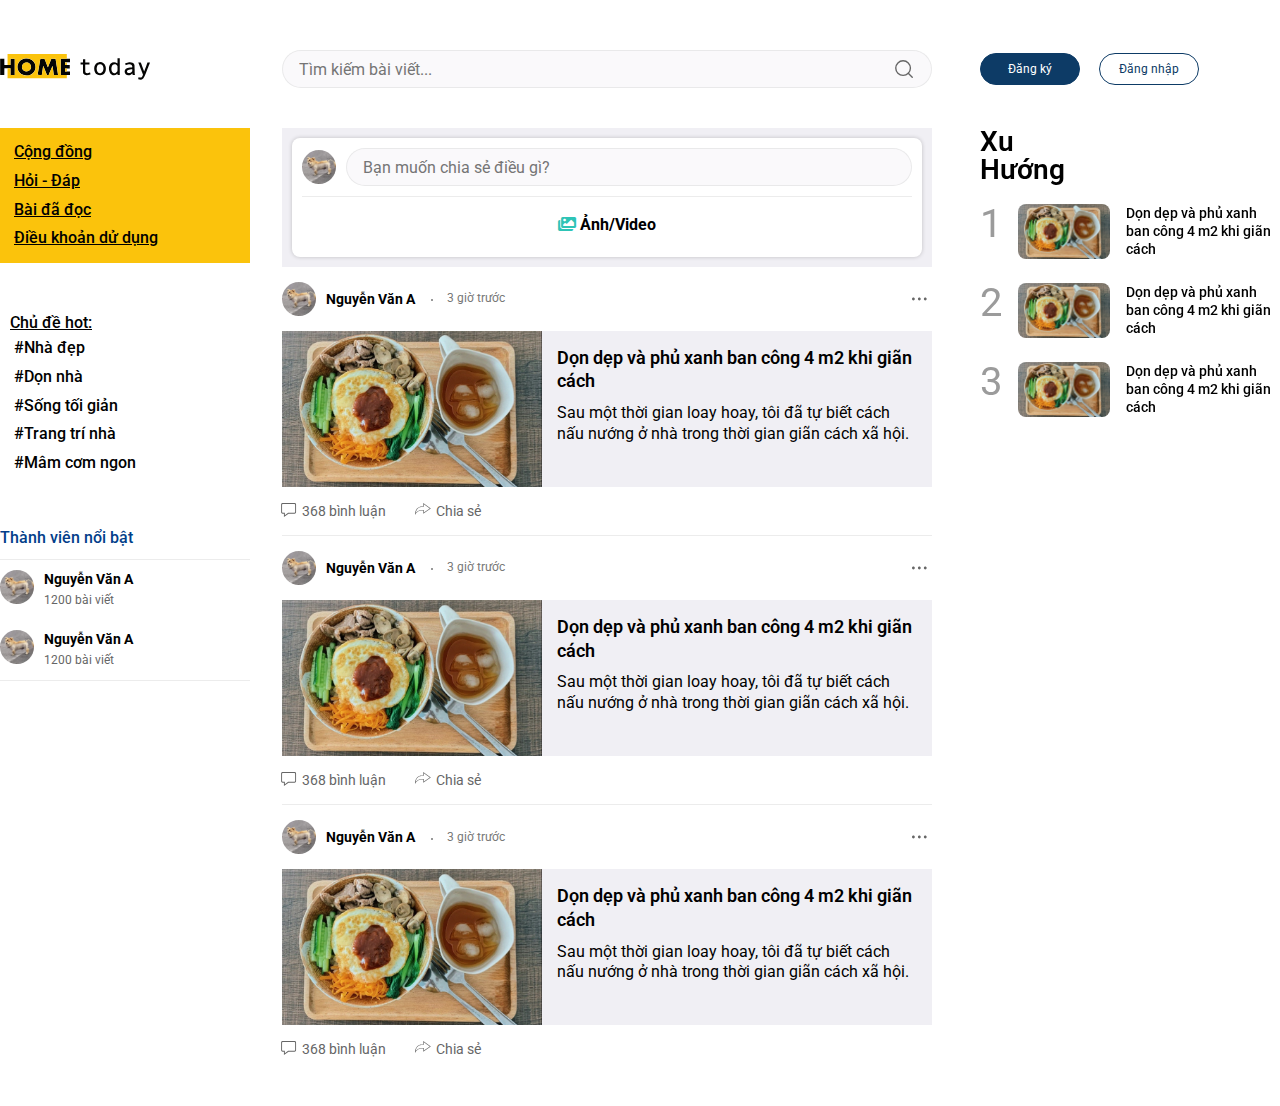
<file: index.html>
<!DOCTYPE html>
<html lang="en">

<head>
    <meta charset="UTF-8">
    <meta http-equiv="X-UA-Compatible" content="IE=edge">
    <meta name="viewport" content="width=device-width, initial-scale=1.0">
    <title>Thông tin bất động sản, nhà đẹp, mua bán nhà đất mới nhất.</title>
    <link rel="icon" href="./images/favicon.svg" sizes="32x32">
    <meta name="title" content="" />
    <meta name="description" content="" />
    <!-- chia sẻ qua facebook -->
    <meta property="og:locale" content="vi" />
    <meta property="og:type" content="article" />
    <meta property="og:title" content="Trang chủ" />
    <meta property="og:description" content="" />
    <meta property="og:url" content="" />
    <meta property="og:site_name" content="" />
    <meta property="og:image" content="" />
    <!-- end chia sẻ qua facebook -->
    <!-- chia sẻ qua twitter -->
    <meta name="twitter:card" content="summary" />
    <meta name="twitter:title" content="Trang chủ" />
    <meta name="twitter:description" content="" />
    <meta name="twitter:image" content="" />
    <!-- chia sẻ qua twitter -->
    <link rel="stylesheet" href="./font-awesome/fontawesome-free-5.15.4-web/css/all.min.css">
    <link rel="stylesheet" href="./css/reset.css">
    <link rel="stylesheet" href="./css/style.css">
    <link rel="stylesheet" href="./css/responsive.css">
    <script src="https://code.jquery.com/jquery-3.6.0.js" integrity="sha256-H+K7U5CnXl1h5ywQfKtSj8PCmoN9aaq30gDh27Xc0jk=" crossorigin="anonymous"></script>
</head>

<body>
    <header id="header">
        <div class="header w-1280 header-col-3">
            <div class="header-left">
                <a href="#">
                    <img src="./images/largeer_logo.svg" alt="" class="logo-img1">
                </a>
                <!-- bar menu mobile -->
                <div class="header-left-bar show-sub-menu"><i class="fas fa-bars"></i></div>
                <!-- end bar menu mobile -->
            </div>
            <div class="header-center">
                <form action="" class="flex-1">
                    <div class="form-group header-search">
                        <input type="text" name="search" placeholder="Tìm kiếm bài viết..." class="search-header">
                        <button class="btn btn-search">
                            <img src="./images/search.svg" alt="" class="search-header-icon">
                        </button>
                    </div>
                </form>
            </div>
            <div class="header-right">
                <!-- register/login  -->
                <div class="register-login fs-12">
                    <a href="./register.html" class="btn btn-register">Đăng ký</a>
                    <a href="./login.html" class="btn btn-login">Đăng nhập</a>
                </div>
                <!-- end register/login  -->
            </div>
        </div>
    </header>
    <!-- form dang nhap -->
    <div class="login-wrapper">
        <div class="login-form">
            <form action="">
                <div class="login-header">Tài khoản Largeer</div>
                <div class="lgoin-text pb-20">Nếu bạn chưa có tài khoản hãy <a href="#" class="login-link f-bold"> Đăng ký</a> tại đây!</div>
                <div class="login-header pt-15">Đăng nhập</div>
                <div class="form-group1">
                    <label for="input-number" class="lgoin-text">Nhập số điện thoại của bạn</label>
                    <input type="text" maxlength="10" id="input-number" name="" class="input-number input-number--m25" placeholder="Số điện thoại">
                    <span class="token-notifi">* Bạn hãy nhập đúng số điện thoại *</span>
                </div>
                <div class="form-group1 pb-20 pt-15">
                    <input type="checkbox" id="agree-rules" checked>
                    <label for="agree-rules" class="agree-rules-label">Tôi đồng ý <a href="#" class="login-link ">điều khoản và điều kiện</a></label>

                </div>
                <div class="">
                    <button type="submit" class="login-btn btn btn-blue">Tiếp tục</button>
                    <span class="login-btn login-btn-close button-cancel btn">Hủy</span>
                </div>
            </form>
        </div>
    </div>
    <!-- end form dang nhap -->
    <!-- sub menu mobile -->
    <div class="sub-menu-block">
        <!-- search -->
        <div class="search-mb">
            <span class="close-search"><i class="fas fa-times"></i></span>
            <form action="" class="flex-1">
                <div class="form-group header-search">
                    <input type="text" name="search" placeholder="Tìm kiếm bài viết..." class="search-header">
                    <button class="btn btn-search">
                        <img src="./images/search.svg" alt="" class="search-header-icon">
                    </button>
                </div>
            </form>
            <a href="./register.html" class="btn btn-register">Đăng ký</a>
            <a href="./login.html" class="btn btn-login">Đăng nhập</a>
        </div>
        <!-- end search -->
    </div>
    <!-- end sub menu mobile -->
    <main id="main">
        <div class="main w-1280">
            <div class="main-left">
                <ul class="list-group main-left-section">
                    <li class="list-group-item"><a href="#">Cộng đồng</a></li>
                    <li class="list-group-item"><a href="#">Hỏi - Đáp</a></li>
                    <li class="list-group-item"><a href="#">Bài đã đọc</a></li>
                    <li class="list-group-item"><a href="#">Điều khoản dử dụng</a></li>
                </ul>
                <div class="theme-hot main-left-section">
                    <h3 class="title">Chủ đề hot:</h3>
                    <a href="#" class="link">#Nhà đẹp</a>
                    <a href="#" class="link">#Dọn nhà</a>
                    <a href="#" class="link">#Sống tối giản</a>
                    <a href="#" class="link">#Trang trí nhà</a>
                    <a href="#" class="link">#Mâm cơm ngon</a>
                </div>
                <!-- thanh vien noi bat -->
                <div class="featured-member main-left-section">
                    <h3 class="title">Thành viên nổi bật</h3>
                    <div class="featured-member-container">
                        <div class="featured-member-item">
                            <!-- avatar -->
                            <div class="__box-info__avatar">
                                <a href="#"><img src="./images/imho.jpg" alt=""></a>
                            </div>
                            <!-- end avatar -->
                            <!-- text -->
                            <div class="featured-member-info">
                                <div class="__box-info__text">Nguyễn Văn A</div>
                                <span class="tottal-article">1200 bài viết</span>
                            </div>
                            <!-- end text -->
                        </div>
                        <div class="featured-member-item">
                            <!-- avatar -->
                            <div class="__box-info__avatar">
                                <a href="#"><img src="./images/imho.jpg" alt=""></a>
                            </div>
                            <!-- end avatar -->
                            <!-- text -->
                            <div class="featured-member-info">
                                <div class="__box-info__text">Nguyễn Văn A</div>
                                <span class="tottal-article">1200 bài viết</span>
                            </div>
                            <!-- end text -->
                        </div>
                    </div>
                </div>
                <!-- end thanh vien noi bat -->
            </div>
            <div class="main-center">
                <!-- khoi 1 -->
                <div class="main-center-top">
                    <div class="main-center-block1">
                        <div class="main-center-block1-top">
                            <div class="__box-info__avatar pr-10"><img src="./images/imho.jpg" alt=""></div>
                            <form action="" class="flex-1">
                                <div class="form-group header-search">
                                    <input type="text" name="search" placeholder="Bạn muốn chia sẻ điều gì?" class="search-header">
                                </div>
                            </form>
                        </div>
                        <div class="main-center-block1-file">
                            <form action="">
                                <div class="file-group">
                                    <label for="myfile" class="file-label">
                                        <i class="fas fa-images file-icon"></i>
                                        Ảnh/Video
                                    </label>
                                    <input type="file" id="myfile" name="myfile" class="file-input" multiple> 
                                </div>
                            </form>
                        </div>
                    </div>
                </div>
                <!-- end khoi 1 -->


                <!-- khoi 2 -->
                <div class="main-center-content-wrapper">
                    <div class="main-center-block2">
                        <div class="main-left-content-wrapper__box pb-15">
                            <div class="main-left-content-wrapper__box-info">
                                <a href="#" class="__box-info__avatar-user">
                                    <div class="__box-info__avatar"><img src="./images/imho.jpg" alt=""></div>
                                    <div class="__box-info__text">Nguyễn Văn A</div>
                                </a>
                                <div class="container-time-coin">
                                    <div class="__box-info__time">3 giờ trước</div>
                                </div>
                            </div>
                            <div class="main-left-content-wrapper__box-more">
                                <span class="seemore-ellipsic">
                                    <img src="./images/Ellipsis.svg" alt="">
                                </span>
                                <ul class="seemore-list-index">
                                    <li class="seemore-items-index"><a href="#">Lưu bài viết</a></li>
                                    <li class="seemore-items-index"><a href="#">Báo cáo</a></li>
                                </ul>
                            </div>
                        </div>
                        <p class="main-left-content__des">
                            <div class="main-left-content__block">
                                <div class="main-left-content__thumb">
                                    <div class="">
                                        <div class="thumb-img">
                                            <a href="#" class="thumb-item thumb-5x3"><img class="" src="./images/food.jpg" width="740" height="444" alt=""></a>
                                        </div>
                                    </div>
                                </div>
                                <div class="main-left-content__common">
                                    <div class="main-left-content__sapo"><a href="#">Dọn dẹp và phủ xanh ban công 4 m2 khi giãn cách</a></div>
                                    <p class="main-left-content__text">Sau một thời gian loay hoay, tôi đã tự biết cách nấu nướng ở nhà trong thời gian giãn cách xã hội.</p>
                                </div>
                            </div>
                        </p>
                        <div class="main-left-content-common">
                            <div class="content-common-left">
                                <div class="content-common__cmt"><a href="#">368 bình luận</a></div>
                                <div class="content-common__share">Chia sẻ</div>
                            </div>
                        </div>
                    </div>     
                    <div class="main-center-block2">
                        <div class="main-left-content-wrapper__box pb-15">
                            <div class="main-left-content-wrapper__box-info">
                                <a href="#" class="__box-info__avatar-user">
                                    <div class="__box-info__avatar"><img src="./images/imho.jpg" alt=""></div>
                                    <div class="__box-info__text">Nguyễn Văn A</div>
                                </a>
                                <div class="container-time-coin">
                                    <div class="__box-info__time">3 giờ trước</div>
                                </div>
                            </div>
                            <div class="main-left-content-wrapper__box-more">
                                <span class="seemore-ellipsic">
                                    <img src="./images/Ellipsis.svg" alt="">
                                </span>
                                <ul class="seemore-list-index">
                                    <li class="seemore-items-index"><a href="#">Lưu bài viết</a></li>
                                    <li class="seemore-items-index"><a href="#">Báo cáo</a></li>
                                </ul>
                            </div>
                        </div>
                        <p class="main-left-content__des">
                            <div class="main-left-content__block">
                                <div class="main-left-content__thumb">
                                    <div class="">
                                        <div class="thumb-img">
                                            <a href="#" class="thumb-item thumb-5x3"><img class="" src="./images/food.jpg" width="740" height="444" alt=""></a>
                                        </div>
                                    </div>
                                </div>
                                <div class="main-left-content__common">
                                    <div class="main-left-content__sapo"><a href="#">Dọn dẹp và phủ xanh ban công 4 m2 khi giãn cách</a></div>
                                    <p class="main-left-content__text">Sau một thời gian loay hoay, tôi đã tự biết cách nấu nướng ở nhà trong thời gian giãn cách xã hội.</p>
                                </div>
                            </div>
                        </p>
                        <div class="main-left-content-common">
                            <div class="content-common-left">
                                <div class="content-common__cmt"><a href="#">368 bình luận</a></div>
                                <div class="content-common__share">Chia sẻ</div>
                            </div>
                        </div>
                    </div>     
                    <div class="main-center-block2">
                        <div class="main-left-content-wrapper__box pb-15">
                            <div class="main-left-content-wrapper__box-info">
                                <a href="#" class="__box-info__avatar-user">
                                    <div class="__box-info__avatar"><img src="./images/imho.jpg" alt=""></div>
                                    <div class="__box-info__text">Nguyễn Văn A</div>
                                </a>
                                <div class="container-time-coin">
                                    <div class="__box-info__time">3 giờ trước</div>
                                </div>
                            </div>
                            <div class="main-left-content-wrapper__box-more">
                                <span class="seemore-ellipsic">
                                    <img src="./images/Ellipsis.svg" alt="">
                                </span>
                                <ul class="seemore-list-index">
                                    <li class="seemore-items-index"><a href="#">Lưu bài viết</a></li>
                                    <li class="seemore-items-index"><a href="#">Báo cáo</a></li>
                                </ul>
                            </div>
                        </div>
                        <p class="main-left-content__des">
                            <div class="main-left-content__block">
                                <div class="main-left-content__thumb">
                                    <div class="">
                                        <div class="thumb-img">
                                            <a href="#" class="thumb-item thumb-5x3"><img class="" src="./images/food.jpg" width="740" height="444" alt=""></a>
                                        </div>
                                    </div>
                                </div>
                                <div class="main-left-content__common">
                                    <div class="main-left-content__sapo"><a href="#">Dọn dẹp và phủ xanh ban công 4 m2 khi giãn cách</a></div>
                                    <p class="main-left-content__text">Sau một thời gian loay hoay, tôi đã tự biết cách nấu nướng ở nhà trong thời gian giãn cách xã hội.</p>
                                </div>
                            </div>
                        </p>
                        <div class="main-left-content-common">
                            <div class="content-common-left">
                                <div class="content-common__cmt"><a href="#">368 bình luận</a></div>
                                <div class="content-common__share">Chia sẻ</div>
                            </div>
                        </div>
                    </div>     
                </div>
                <!-- end khoi 2 -->
                
            </div>
            <div class="main-right">
                <div class="main-right-wrapper">
                    <!-- xu huong -->
                    <div class="trend">
                        <h3 class="trend-title">Xu <br> Hướng</h3>
                        <div class="trend-container">
                            <!-- item -->
                            <div class="trend-item">
                                <div class="trend-number">1</div>
                                <div class="trend-content">
                                    <!-- img -->
                                    <div class="trend-img">
                                        <div class="">
                                            <div class="thumb-img border-8">
                                                <a href="#" class="thumb-item thumb-5x3">
                                                    <img class="" src="./images/food.jpg" alt=""></a>
                                            </div>
                                        </div>
                                    </div>
                                    <!-- end img -->
                                    <!-- text -->
                                    <h3 class="trend-text">
                                        Dọn dẹp và phủ xanh ban công 4 m2 khi giãn cách
                                    </h3>
                                    <!-- text -->
                                </div>
                            </div>
                            <!-- end item -->
                            <!-- item -->
                            <div class="trend-item">
                                <div class="trend-number">2</div>
                                <div class="trend-content">
                                    <!-- img -->
                                    <div class="trend-img">
                                        <div class="">
                                            <div class="thumb-img border-8">
                                                <a href="#" class="thumb-item thumb-5x3">
                                                    <img class="" src="./images/food.jpg" alt=""></a>
                                            </div>
                                        </div>
                                    </div>
                                    <!-- end img -->
                                    <!-- text -->
                                    <h3 class="trend-text">
                                        Dọn dẹp và phủ xanh ban công 4 m2 khi giãn cách
                                    </h3>
                                    <!-- text -->
                                </div>
                            </div>
                            <!-- end item -->
                            <!-- item -->
                            <div class="trend-item">
                                <div class="trend-number">3</div>
                                <div class="trend-content">
                                    <!-- img -->
                                    <div class="trend-img">
                                        <div class="">
                                            <div class="thumb-img border-8">
                                                <a href="#" class="thumb-item thumb-5x3">
                                                    <img class="" src="./images/food.jpg" alt=""></a>
                                            </div>
                                        </div>
                                    </div>
                                    <!-- end img -->
                                    <!-- text -->
                                    <h3 class="trend-text">
                                        Dọn dẹp và phủ xanh ban công 4 m2 khi giãn cách
                                    </h3>
                                    <!-- text -->
                                </div>
                            </div>
                            <!-- end item -->
                        </div>
                    </div>
                    <!-- end xu huong -->
                    
                </div>
            </div>
        </div>
    </main>
    <!-- <footer id="footer" class="footer">
        <div class="w-1080 footer-wrapper">
            <div class="footer-block1">
                <div class="footer-block1__left">
                    <img src="./images/Logo_KinhTeVietNam 2.svg" alt="" class="block1__avatar">
                    <div class="block1__content">
                        <p class="block1__text">MXH <span>Largeer</span> đang trong quá trình thử nghiệm người dùng</p>
                        <p class="block1__text"><span>CÔNG TY TNHH CÔNG NGHỆ TRUYỀN THÔNG EXPLUS</span></p>
                        <p class="block1__text">Địa chỉ: tầng M, tòa nhà VG Building, ngõ 235 Nguyễn Trãi, Hà Nội</p>
                    </div>
                </div>
                <div class="footer-block1__right">
                    <p class="block1__text">Chịu trách nhiệm nội dung: <span>Nguyễn Văn A</span></p>
                </div>
            </div>
            <div class="footer-block2">
                <ul class="footer-block2-list">
                    <li class="footer-block2__items"><a href="#">Về chúng tôi</a></li>
                    <li class="footer-block2__items"><a href="#">Điều khoản</a></li>
                    <li class="footer-block2__items"><a href="#">Pháp Lý</a></li>
                    <li class="footer-block2__items"><a href="#">Quảng cáo</a></li>
                    <li class="footer-block2__items"><a href="#">Trợ giúp</a></li>
                    <li class="footer-block2__items"><a href="#">Liên hệ</a></li>
                </ul>
            </div>
            <div class="footer-block3">© 2021 Explus. All Rights Reserved</div>
        </div>
    </footer> -->
    <script src="./font-awesome/fontawesome-free-5.15.4-web/js/fontawesome.min.js"></script>    
    <script src="./js/main.js"></script>
</body>

</html>
</file>
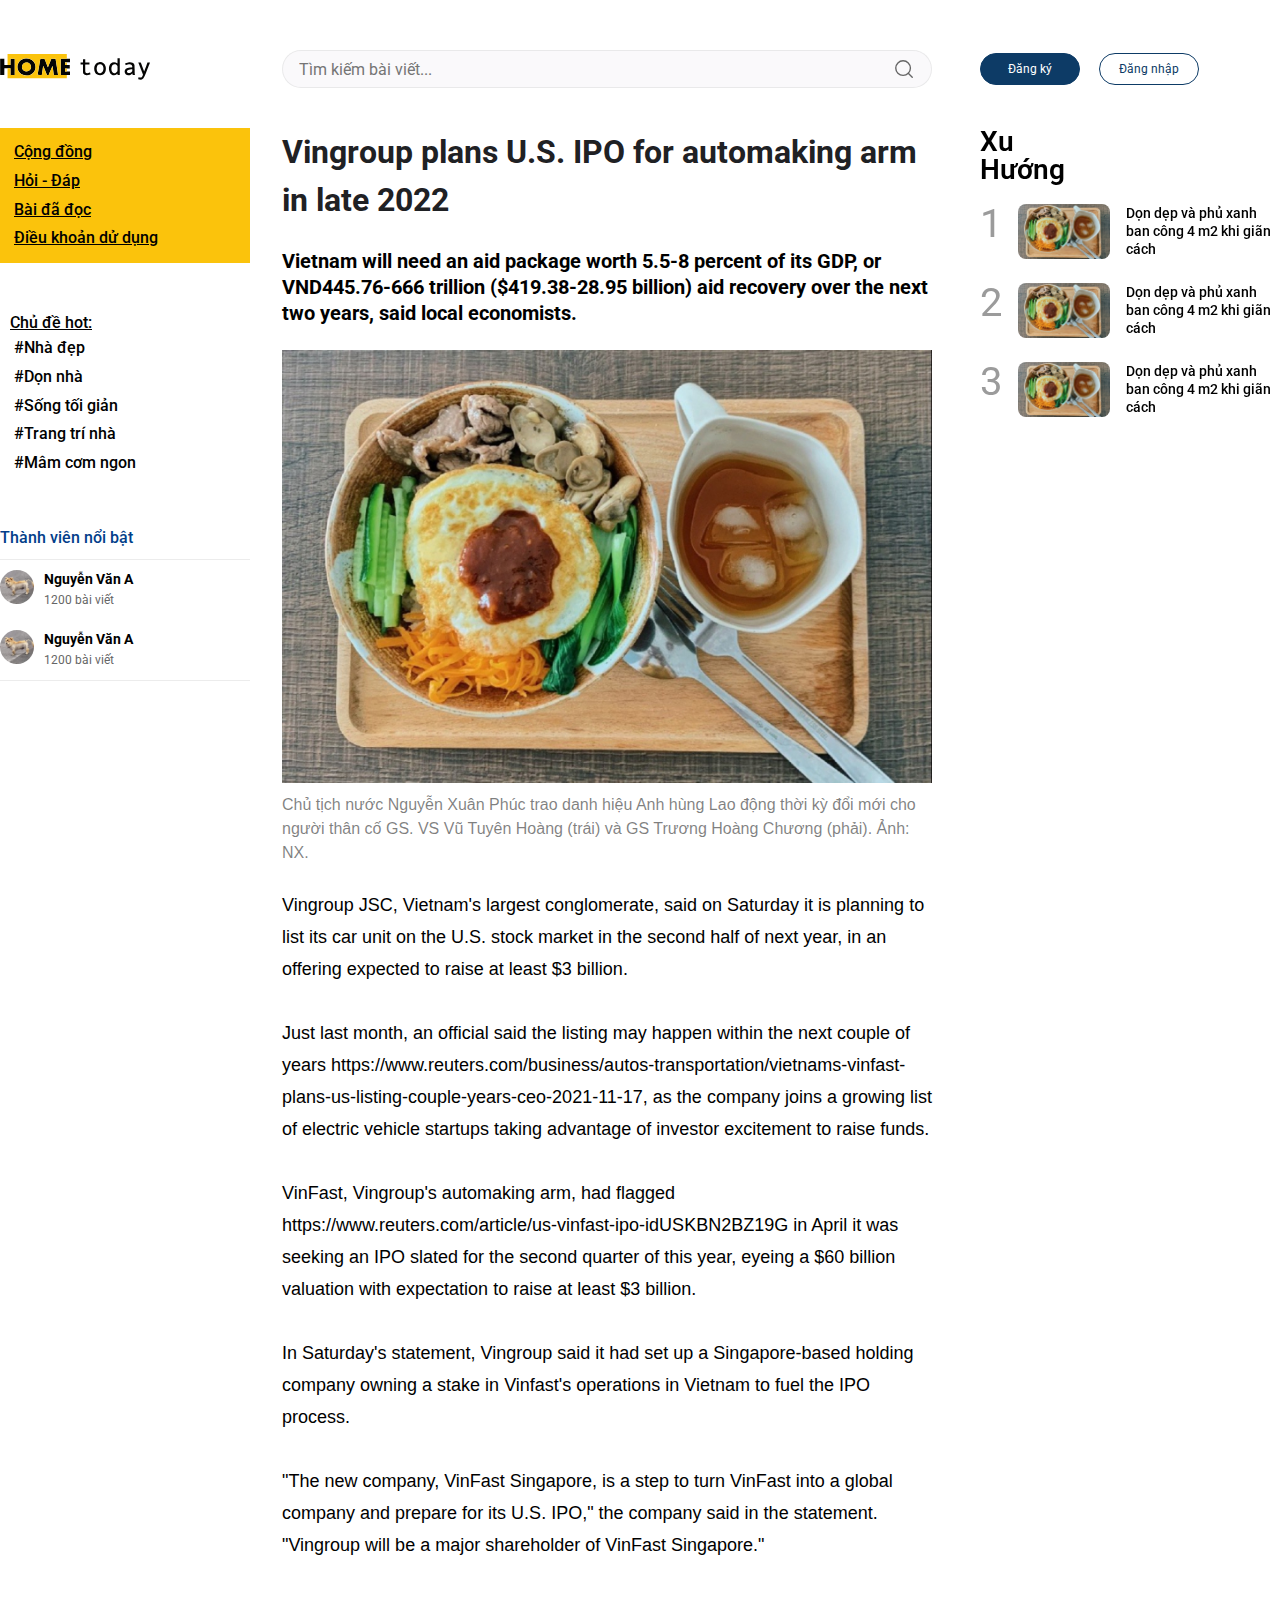
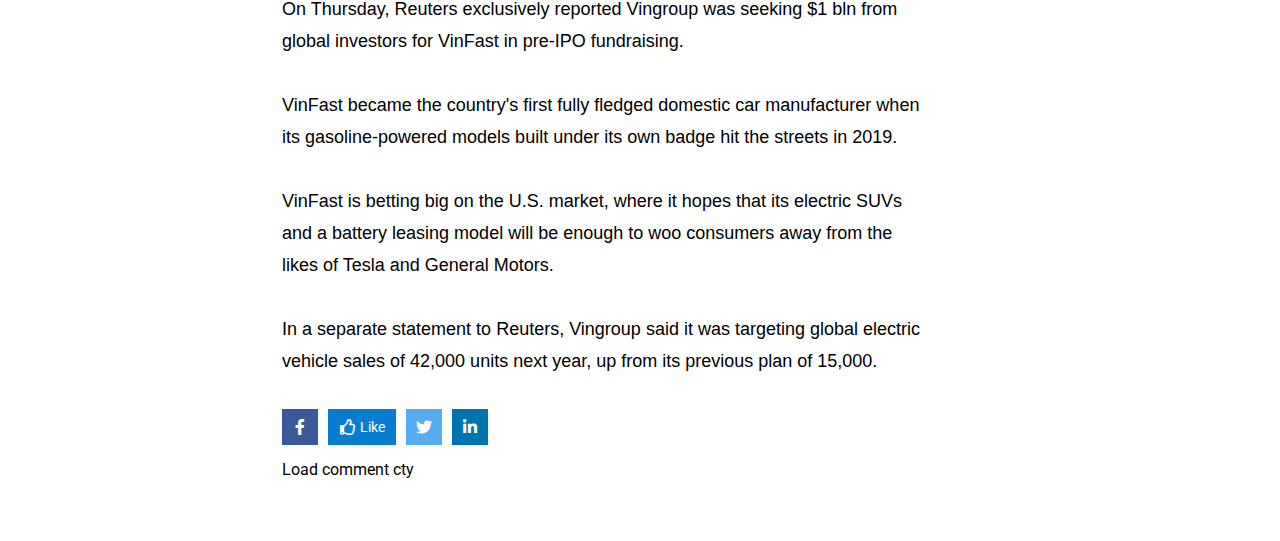
<file: detail.html>
<!DOCTYPE html>
<html lang="en">

<head>
    <meta charset="UTF-8">
    <meta http-equiv="X-UA-Compatible" content="IE=edge">
    <meta name="viewport" content="width=device-width, initial-scale=1.0">
    <title>Thông tin bất động sản, nhà đẹp, mua bán nhà đất mới nhất.</title>
    <link rel="icon" href="./images/favicon.svg" sizes="32x32">
    <meta name="title" content="" />
    <meta name="description" content="" />
    <!-- chia sẻ qua facebook -->
    <meta property="og:locale" content="vi" />
    <meta property="og:type" content="article" />
    <meta property="og:title" content="Trang chủ" />
    <meta property="og:description" content="" />
    <meta property="og:url" content="" />
    <meta property="og:site_name" content="" />
    <meta property="og:image" content="" />
    <!-- end chia sẻ qua facebook -->
    <!-- chia sẻ qua twitter -->
    <meta name="twitter:card" content="summary" />
    <meta name="twitter:title" content="Trang chủ" />
    <meta name="twitter:description" content="" />
    <meta name="twitter:image" content="" />
    <!-- chia sẻ qua twitter -->
    <link rel="stylesheet" href="./font-awesome/fontawesome-free-5.15.4-web/css/all.min.css">
    <link rel="stylesheet" href="./css/reset.css">
    <link rel="stylesheet" href="./css/style.css">
    <link rel="stylesheet" href="./css/responsive.css">
    <script src="https://code.jquery.com/jquery-3.6.0.js" integrity="sha256-H+K7U5CnXl1h5ywQfKtSj8PCmoN9aaq30gDh27Xc0jk=" crossorigin="anonymous"></script>
</head>

<body>
    <header id="header">
        <div class="header w-1280 header-col-3">
            <div class="header-left">
                <a href="#">
                    <img src="./images/largeer_logo.svg" alt="" class="logo-img1">
                </a>
                <!-- bar menu mobile -->
                <div class="header-left-bar show-sub-menu"><i class="fas fa-bars"></i></div>
                <!-- end bar menu mobile -->
            </div>
            <div class="header-center">
                <form action="" class="flex-1">
                    <div class="form-group header-search">
                        <input type="text" name="search" placeholder="Tìm kiếm bài viết..." class="search-header">
                        <button class="btn btn-search">
                            <img src="./images/search.svg" alt="" class="search-header-icon">
                        </button>
                    </div>
                </form>
            </div>
            <div class="header-right">
                <!-- register/login  -->
                <div class="register-login fs-12">
                    <a href="./register.html" class="btn btn-register">Đăng ký</a>
                    <a href="./login.html" class="btn btn-login">Đăng nhập</a>
                </div>
                <!-- end register/login  -->
            </div>
        </div>
    </header>
    <!-- form dang nhap -->
    <div class="login-wrapper">
        <div class="login-form">
            <form action="">
                <div class="login-header">Tài khoản Largeer</div>
                <div class="lgoin-text pb-20">Nếu bạn chưa có tài khoản hãy <a href="#" class="login-link f-bold"> Đăng ký</a> tại đây!</div>
                <div class="login-header pt-15">Đăng nhập</div>
                <div class="form-group1">
                    <label for="input-number" class="lgoin-text">Nhập số điện thoại của bạn</label>
                    <input type="text" maxlength="10" id="input-number" name="" class="input-number input-number--m25" placeholder="Số điện thoại">
                    <span class="token-notifi">* Bạn hãy nhập đúng số điện thoại *</span>
                </div>
                <div class="form-group1 pb-20 pt-15">
                    <input type="checkbox" id="agree-rules" checked>
                    <label for="agree-rules" class="agree-rules-label">Tôi đồng ý <a href="#" class="login-link ">điều khoản và điều kiện</a></label>

                </div>
                <div class="">
                    <button type="submit" class="login-btn btn btn-blue">Tiếp tục</button>
                    <span class="login-btn login-btn-close button-cancel btn">Hủy</span>
                </div>
            </form>
        </div>
    </div>
    <!-- end form dang nhap -->
    <!-- sub menu mobile -->
    <div class="sub-menu-block">
        <!-- search -->
        <div class="search-mb">
            <span class="close-search"><i class="fas fa-times"></i></span>
            <form action="" class="flex-1">
                <div class="form-group header-search">
                    <input type="text" name="search" placeholder="Tìm kiếm bài viết..." class="search-header">
                    <button class="btn btn-search">
                        <img src="./images/search.svg" alt="" class="search-header-icon">
                    </button>
                </div>
            </form>
            <a href="./register.html" class="btn btn-register">Đăng ký</a>
            <a href="./login.html" class="btn btn-login">Đăng nhập</a>
        </div>
        <!-- end search -->
    </div>
    <!-- end sub menu mobile -->
    <main id="main">
        <div class="main w-1280">
            <div class="main-left">
                <ul class="list-group main-left-section">
                    <li class="list-group-item"><a href="#">Cộng đồng</a></li>
                    <li class="list-group-item"><a href="#">Hỏi - Đáp</a></li>
                    <li class="list-group-item"><a href="#">Bài đã đọc</a></li>
                    <li class="list-group-item"><a href="#">Điều khoản dử dụng</a></li>
                </ul>
                <div class="theme-hot main-left-section">
                    <h3 class="title">Chủ đề hot:</h3>
                    <a href="#" class="link">#Nhà đẹp</a>
                    <a href="#" class="link">#Dọn nhà</a>
                    <a href="#" class="link">#Sống tối giản</a>
                    <a href="#" class="link">#Trang trí nhà</a>
                    <a href="#" class="link">#Mâm cơm ngon</a>
                </div>
                <!-- thanh vien noi bat -->
                <div class="featured-member main-left-section">
                    <h3 class="title">Thành viên nổi bật</h3>
                    <div class="featured-member-container">
                        <div class="featured-member-item">
                            <!-- avatar -->
                            <div class="__box-info__avatar">
                                <a href="#"><img src="./images/imho.jpg" alt=""></a>
                            </div>
                            <!-- end avatar -->
                            <!-- text -->
                            <div class="featured-member-info">
                                <div class="__box-info__text">Nguyễn Văn A</div>
                                <span class="tottal-article">1200 bài viết</span>
                            </div>
                            <!-- end text -->
                        </div>
                        <div class="featured-member-item">
                            <!-- avatar -->
                            <div class="__box-info__avatar">
                                <a href="#"><img src="./images/imho.jpg" alt=""></a>
                            </div>
                            <!-- end avatar -->
                            <!-- text -->
                            <div class="featured-member-info">
                                <div class="__box-info__text">Nguyễn Văn A</div>
                                <span class="tottal-article">1200 bài viết</span>
                            </div>
                            <!-- end text -->
                        </div>
                    </div>
                </div>
                <!-- end thanh vien noi bat -->
            </div>
            <div class="main-center">
                <div class="detail-block">
                  <div class="detail-content text-black-1f">
                    <h1 class="fw-700 detail-title">
                      Vingroup plans U.S. IPO for automaking arm in late 2022
                    </h1>
                    <h2 class="detail-des fs-20 fw-700 lh-26">
                      Vietnam will need an aid package worth 5.5-8 percent of its GDP,
                      or VND445.76-666 trillion ($419.38-28.95 billion) aid recovery
                      over the next two years, said local economists.
                    </h2>
                    <figure class="expNoEdit">
                      <img src="./images/food.jpg" alt="" />
                      <figcaption>
                        <h2 class="expEdit">
                          <em>Chủ tịch nước Nguyễn Xuân Phúc trao danh hiệu Anh hùng Lao động thời kỳ đổi mới cho người thân cố GS. VS Vũ Tuyên Hoàng (trái) và GS Trương Hoàng Chương (phải). Ảnh: NX.</em>
                        </h2>
                      </figcaption>
                    </figure>
                    <p>
                      Vingroup JSC, Vietnam's largest conglomerate, said on Saturday it
                      is planning to list its car unit on the U.S. stock market in the
                      second half of next year, in an offering expected to raise at
                      least $3 billion.
                    </p>
                    <p>
                      Just last month, an official said the listing may happen within
                      the next couple of years
                      https://www.reuters.com/business/autos-transportation/vietnams-vinfast-plans-us-listing-couple-years-ceo-2021-11-17,
                      as the company joins a growing list of electric vehicle startups
                      taking advantage of investor excitement to raise funds.
                    </p>
                    <p>
                      VinFast, Vingroup's automaking arm, had flagged
                      https://www.reuters.com/article/us-vinfast-ipo-idUSKBN2BZ19G in
                      April it was seeking an IPO slated for the second quarter of this
                      year, eyeing a $60 billion valuation with expectation to raise at
                      least $3 billion.
                    </p>
                    <p>
                      In Saturday's statement, Vingroup said it had set up a
                      Singapore-based holding company owning a stake in Vinfast's
                      operations in Vietnam to fuel the IPO process.
                    </p>
                    <p>
                      "The new company, VinFast Singapore, is a step to turn VinFast
                      into a global company and prepare for its U.S. IPO," the company
                      said in the statement. "Vingroup will be a major shareholder of
                      VinFast Singapore."
                    </p>
                    <p>
                      On Thursday, Reuters exclusively reported Vingroup was seeking $1
                      bln from global investors for VinFast in pre-IPO fundraising.
                    </p>
                    <p>
                      VinFast became the country's first fully fledged domestic car
                      manufacturer when its gasoline-powered models built under its own
                      badge hit the streets in 2019.
                    </p>
                    <p>
                      VinFast is betting big on the U.S. market, where it hopes that its
                      electric SUVs and a battery leasing model will be enough to woo
                      consumers away from the likes of Tesla and General Motors.
                    </p>
                    <p>
                      In a separate statement to Reuters, Vingroup said it was targeting
                      global electric vehicle sales of 42,000 units next year, up from
                      its previous plan of 15,000.
                    </p>
                  </div>
                  <!-- share -->
                  <div class="detail-icon-share-line mb-20">
                    <div class="detail-icon-share">
                      <a
                        href="#"
                        class="text-white detail-icon-share__link detail-fb-icon"
                        ><i class="fab fa-facebook-f"></i
                      ></a>
                    </div>
                    <div class="detail-icon-share">
                      <a
                        href="#"
                        class="text-white detail-icon-share__link detail-like-icon"
                        ><i class="far fa-thumbs-up"></i>&nbsp;<span class="fs-14"
                          >Like</span
                        ></a
                      >
                    </div>
                    <div class="detail-icon-share">
                      <a
                        href="#"
                        class="text-white detail-icon-share__link detail-twitter-icon"
                        ><i class="fab fa-twitter"></i
                      ></a>
                    </div>
                    <div class="detail-icon-share">
                      <a
                        href="#"
                        class="text-white detail-icon-share__link detail-linker-icon"
                        ><i class="fab fa-linkedin-in"></i
                      ></a>
                    </div>
                  </div>
                  <!-- end share -->
                  <!-- comment -->
                  <div class="pt-15 text-center">Load comment cty</div>
                  <!-- end comment -->
                </div>
                
            </div>
            <div class="main-right">
                <div class="main-right-wrapper">
                    <!-- xu huong -->
                    <div class="trend">
                        <h3 class="trend-title">Xu <br> Hướng</h3>
                        <div class="trend-container">
                            <!-- item -->
                            <div class="trend-item">
                                <div class="trend-number">1</div>
                                <div class="trend-content">
                                    <!-- img -->
                                    <div class="trend-img">
                                        <div class="">
                                            <div class="thumb-img border-8">
                                                <a href="#" class="thumb-item thumb-5x3">
                                                    <img class="" src="./images/food.jpg" alt=""></a>
                                            </div>
                                        </div>
                                    </div>
                                    <!-- end img -->
                                    <!-- text -->
                                    <h3 class="trend-text">
                                        Dọn dẹp và phủ xanh ban công 4 m2 khi giãn cách
                                    </h3>
                                    <!-- text -->
                                </div>
                            </div>
                            <!-- end item -->
                            <!-- item -->
                            <div class="trend-item">
                                <div class="trend-number">2</div>
                                <div class="trend-content">
                                    <!-- img -->
                                    <div class="trend-img">
                                        <div class="">
                                            <div class="thumb-img border-8">
                                                <a href="#" class="thumb-item thumb-5x3">
                                                    <img class="" src="./images/food.jpg" alt=""></a>
                                            </div>
                                        </div>
                                    </div>
                                    <!-- end img -->
                                    <!-- text -->
                                    <h3 class="trend-text">
                                        Dọn dẹp và phủ xanh ban công 4 m2 khi giãn cách
                                    </h3>
                                    <!-- text -->
                                </div>
                            </div>
                            <!-- end item -->
                            <!-- item -->
                            <div class="trend-item">
                                <div class="trend-number">3</div>
                                <div class="trend-content">
                                    <!-- img -->
                                    <div class="trend-img">
                                        <div class="">
                                            <div class="thumb-img border-8">
                                                <a href="#" class="thumb-item thumb-5x3">
                                                    <img class="" src="./images/food.jpg" alt=""></a>
                                            </div>
                                        </div>
                                    </div>
                                    <!-- end img -->
                                    <!-- text -->
                                    <h3 class="trend-text">
                                        Dọn dẹp và phủ xanh ban công 4 m2 khi giãn cách
                                    </h3>
                                    <!-- text -->
                                </div>
                            </div>
                            <!-- end item -->
                        </div>
                    </div>
                    <!-- end xu huong -->
                    
                </div>
            </div>
        </div>
    </main>
    <!-- <footer id="footer" class="footer">
        <div class="w-1080 footer-wrapper">
            <div class="footer-block1">
                <div class="footer-block1__left">
                    <img src="./images/Logo_KinhTeVietNam 2.svg" alt="" class="block1__avatar">
                    <div class="block1__content">
                        <p class="block1__text">MXH <span>Largeer</span> đang trong quá trình thử nghiệm người dùng</p>
                        <p class="block1__text"><span>CÔNG TY TNHH CÔNG NGHỆ TRUYỀN THÔNG EXPLUS</span></p>
                        <p class="block1__text">Địa chỉ: tầng M, tòa nhà VG Building, ngõ 235 Nguyễn Trãi, Hà Nội</p>
                    </div>
                </div>
                <div class="footer-block1__right">
                    <p class="block1__text">Chịu trách nhiệm nội dung: <span>Nguyễn Văn A</span></p>
                </div>
            </div>
            <div class="footer-block2">
                <ul class="footer-block2-list">
                    <li class="footer-block2__items"><a href="#">Về chúng tôi</a></li>
                    <li class="footer-block2__items"><a href="#">Điều khoản</a></li>
                    <li class="footer-block2__items"><a href="#">Pháp Lý</a></li>
                    <li class="footer-block2__items"><a href="#">Quảng cáo</a></li>
                    <li class="footer-block2__items"><a href="#">Trợ giúp</a></li>
                    <li class="footer-block2__items"><a href="#">Liên hệ</a></li>
                </ul>
            </div>
            <div class="footer-block3">© 2021 Explus. All Rights Reserved</div>
        </div>
    </footer> -->
    <script src="./font-awesome/fontawesome-free-5.15.4-web/js/fontawesome.min.js"></script>    
    <script src="./js/main.js"></script>
</body>

</html>
</file>
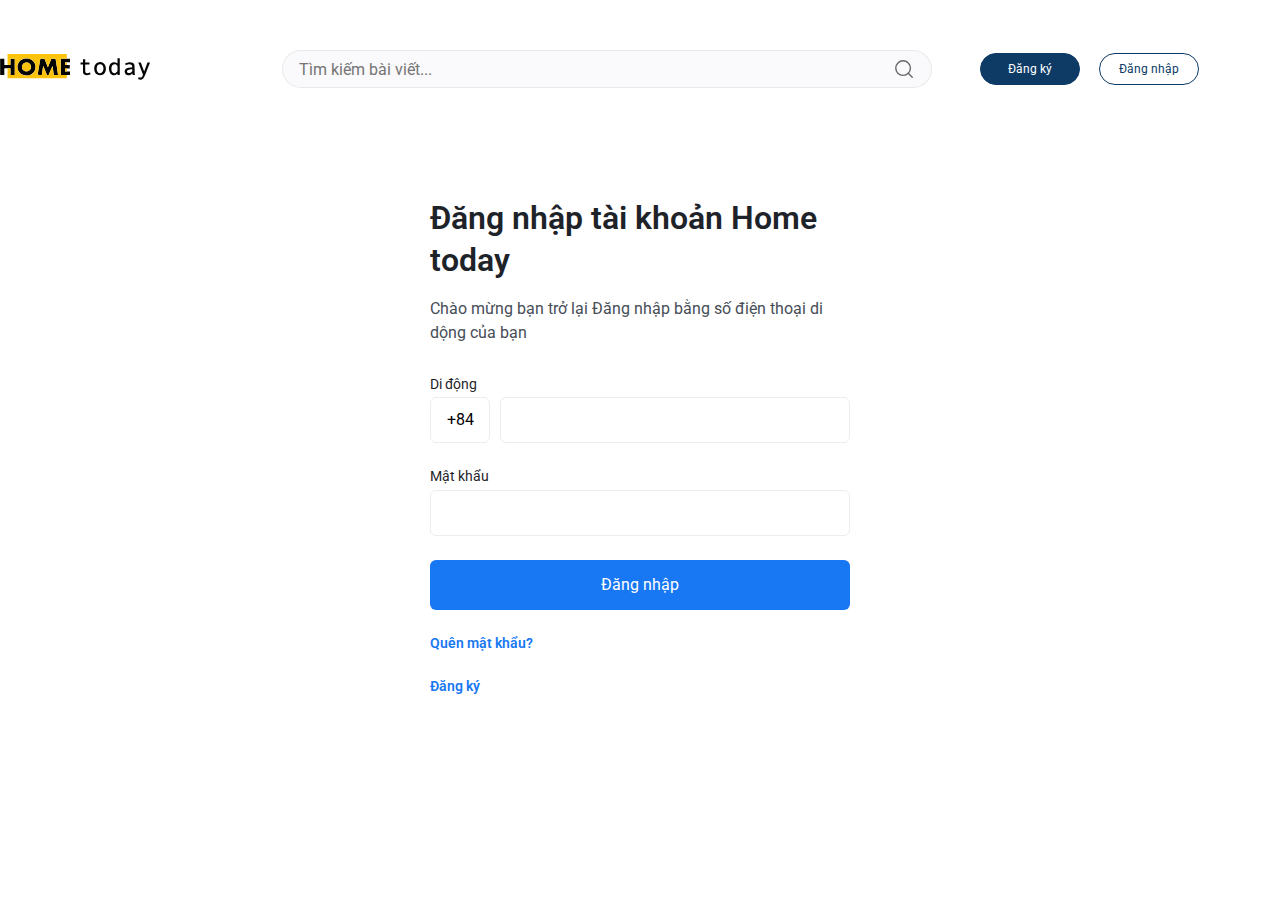
<file: login.html>
<!DOCTYPE html>
<html lang="en">

<head>
    <meta charset="UTF-8">
    <meta http-equiv="X-UA-Compatible" content="IE=edge">
    <meta name="viewport" content="width=device-width, initial-scale=1.0">
    <title>Thông tin bất động sản, nhà đẹp, mua bán nhà đất mới nhất.</title>
    <link rel="icon" href="./images/favicon.svg" sizes="32x32">
    <meta name="title" content="" />
    <meta name="description" content="" />
    <!-- chia sẻ qua facebook -->
    <meta property="og:locale" content="vi" />
    <meta property="og:type" content="article" />
    <meta property="og:title" content="Trang chủ" />
    <meta property="og:description" content="" />
    <meta property="og:url" content="" />
    <meta property="og:site_name" content="" />
    <meta property="og:image" content="" />
    <!-- end chia sẻ qua facebook -->
    <!-- chia sẻ qua twitter -->
    <meta name="twitter:card" content="summary" />
    <meta name="twitter:title" content="Trang chủ" />
    <meta name="twitter:description" content="" />
    <meta name="twitter:image" content="" />
    <!-- chia sẻ qua twitter -->
    <link rel="stylesheet" href="./font-awesome/fontawesome-free-5.15.4-web/css/all.min.css">
    <link rel="stylesheet" href="./css/reset.css">
    <link rel="stylesheet" href="./css/style.css">
    <link rel="stylesheet" href="./css/responsive.css">
    <script src="https://code.jquery.com/jquery-3.6.0.js" integrity="sha256-H+K7U5CnXl1h5ywQfKtSj8PCmoN9aaq30gDh27Xc0jk=" crossorigin="anonymous"></script>
</head>

<body>
    <header id="header">
        <div class="header w-1280 header-col-3">
            <div class="header-left">
                <a href="#">
                    <img src="./images/largeer_logo.svg" alt="" class="logo-img1">
                </a>
                <!-- bar menu mobile -->
                <div class="header-left-bar show-sub-menu"><i class="fas fa-bars"></i></div>
                <!-- end bar menu mobile -->
            </div>
            <div class="header-center">
                <form action="" class="flex-1">
                    <div class="form-group header-search">
                        <input type="text" name="search" placeholder="Tìm kiếm bài viết..." class="search-header">
                        <button class="btn btn-search">
                            <img src="./images/search.svg" alt="" class="search-header-icon">
                        </button>
                    </div>
                </form>
            </div>
            <div class="header-right">
                <!-- register/login  -->
                <div class="register-login fs-12">
                    <a href="./register.html" class="btn btn-register">Đăng ký</a>
                    <a href="./login.html" class="btn btn-login">Đăng nhập</a>
                </div>
                <!-- end register/login  -->
            </div>
        </div>
    </header>
    <!-- form dang nhap -->
    <div class="login-wrapper">
        <div class="login-form">
            <form action="">
                <div class="login-header">Tài khoản Largeer</div>
                <div class="lgoin-text pb-20">Nếu bạn chưa có tài khoản hãy <a href="#" class="login-link f-bold"> Đăng ký</a> tại đây!</div>
                <div class="login-header pt-15">Đăng nhập</div>
                <div class="form-group1">
                    <label for="input-number" class="lgoin-text">Nhập số điện thoại của bạn</label>
                    <input type="text" maxlength="10" id="input-number" name="" class="input-number input-number--m25" placeholder="Số điện thoại">
                    <span class="token-notifi">* Bạn hãy nhập đúng số điện thoại *</span>
                </div>
                <div class="form-group1 pb-20 pt-15">
                    <input type="checkbox" id="agree-rules" checked>
                    <label for="agree-rules" class="agree-rules-label">Tôi đồng ý <a href="#" class="login-link ">điều khoản và điều kiện</a></label>

                </div>
                <div class="">
                    <button type="submit" class="login-btn btn btn-blue">Tiếp tục</button>
                    <span class="login-btn login-btn-close button-cancel btn">Hủy</span>
                </div>
            </form>
        </div>
    </div>
    <!-- end form dang nhap -->
    <!-- sub menu mobile -->
    <div class="sub-menu-block">
        <!-- search -->
        <div class="search-mb">
            <span class="close-search"><i class="fas fa-times"></i></span>
            <form action="" class="flex-1">
                <div class="form-group header-search">
                    <input type="text" name="search" placeholder="Tìm kiếm bài viết..." class="search-header">
                    <button class="btn btn-search">
                        <img src="./images/search.svg" alt="" class="search-header-icon">
                    </button>
                </div>
            </form>
            <a href="./register.html" class="btn btn-register">Đăng ký</a>
            <a href="./login.html" class="btn btn-login">Đăng nhập</a>
        </div>
        <!-- end search -->
    </div>
    <!-- end sub menu mobile -->
    <main id="main">
        <div class="w-1080 main-group main-form-group">
            <div>
                <form action="" id="form-login" method="" class="form" autocomplete="off">
                    <h1 class="heading-form">Đăng nhập tài khoản Home today</h1>
                    <p class="des-form">Chào mừng bạn trở lại Đăng nhập bằng số điện thoại di dộng của bạn</p>
                    <div class="form-group-t">
                        <label for="phone-number" class="form-label">Di động</label>
                        <div class="block-phone-number">
                            <input type="button" value="+84" class="form-control-t form-control-prevfix">
                            <input type="tel" id="phone-number" class="form-control-t form-input-number" name="phone" maxlength="10">
                        </div>
                        <span class="form-message"></span>
                    </div>
                    <div class="form-group-t">
                        <label for="password" class="form-label">Mật khẩu</label>
                        <div class="block-password">
                            <input type="password" id="password" class="form-control-t" name="password" autocomplete="new-password">
                            <ion-icon name="eye-off-outline" class="show-password"></ion-icon>
                        </div>
                        <span class="form-message"></span>
                    </div>
                    <button type="submit" class="form-login-btn btn btn-blue form-btn">Đăng nhập</button>
                </form>
                <div class="registered"><a href="#" class="login-link">Quên mật khẩu?</a></div>
                <div class="registered"><a href="#" class="login-link">Đăng ký</a></div>
            </div>
        </div>
    </main>
    <!-- <footer id="footer" class="footer">
        <div class="w-1080 footer-wrapper">
            <div class="footer-block1">
                <div class="footer-block1__left">
                    <img src="./images/Logo_KinhTeVietNam 2.svg" alt="" class="block1__avatar">
                    <div class="block1__content">
                        <p class="block1__text">MXH <span>Largeer</span> đang trong quá trình thử nghiệm người dùng</p>
                        <p class="block1__text"><span>CÔNG TY TNHH CÔNG NGHỆ TRUYỀN THÔNG EXPLUS</span></p>
                        <p class="block1__text">Địa chỉ: tầng M, tòa nhà VG Building, ngõ 235 Nguyễn Trãi, Hà Nội</p>
                    </div>
                </div>
                <div class="footer-block1__right">
                    <p class="block1__text">Chịu trách nhiệm nội dung: <span>Nguyễn Văn A</span></p>
                </div>
            </div>
            <div class="footer-block2">
                <ul class="footer-block2-list">
                    <li class="footer-block2__items"><a href="#">Về chúng tôi</a></li>
                    <li class="footer-block2__items"><a href="#">Điều khoản</a></li>
                    <li class="footer-block2__items"><a href="#">Pháp Lý</a></li>
                    <li class="footer-block2__items"><a href="#">Quảng cáo</a></li>
                    <li class="footer-block2__items"><a href="#">Trợ giúp</a></li>
                    <li class="footer-block2__items"><a href="#">Liên hệ</a></li>
                </ul>
            </div>
            <div class="footer-block3">© 2021 Explus. All Rights Reserved</div>
        </div>
    </footer> -->
    <script src="./font-awesome/fontawesome-free-5.15.4-web/js/fontawesome.min.js"></script>    
    <script src="./js/main.js"></script>
</body>

</html>
</file>
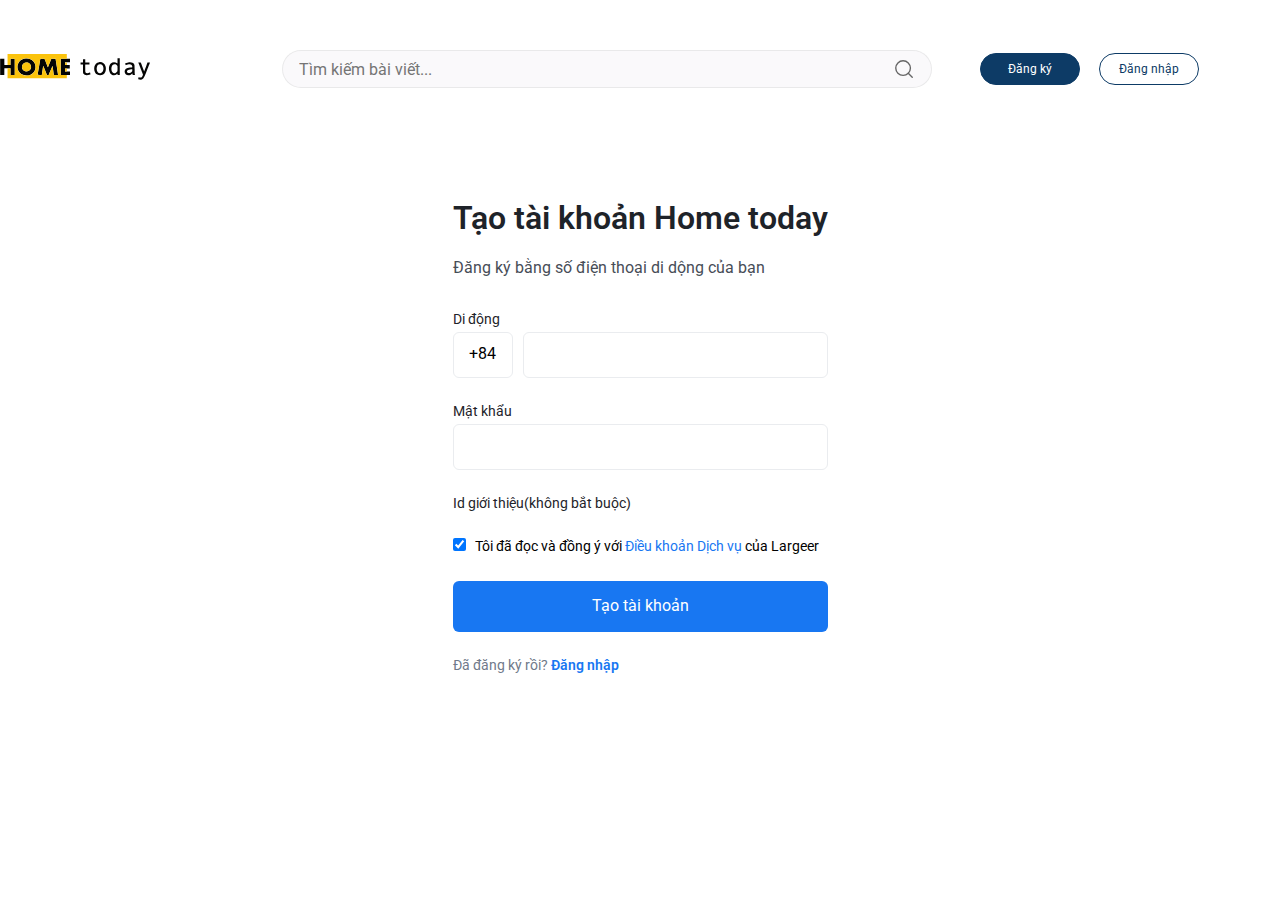
<file: register.html>
<!DOCTYPE html>
<html lang="en">

<head>
    <meta charset="UTF-8">
    <meta http-equiv="X-UA-Compatible" content="IE=edge">
    <meta name="viewport" content="width=device-width, initial-scale=1.0">
    <title>Thông tin bất động sản, nhà đẹp, mua bán nhà đất mới nhất.</title>
    <link rel="icon" href="./images/favicon.svg" sizes="32x32">
    <meta name="title" content="" />
    <meta name="description" content="" />
    <!-- chia sẻ qua facebook -->
    <meta property="og:locale" content="vi" />
    <meta property="og:type" content="article" />
    <meta property="og:title" content="Trang chủ" />
    <meta property="og:description" content="" />
    <meta property="og:url" content="" />
    <meta property="og:site_name" content="" />
    <meta property="og:image" content="" />
    <!-- end chia sẻ qua facebook -->
    <!-- chia sẻ qua twitter -->
    <meta name="twitter:card" content="summary" />
    <meta name="twitter:title" content="Trang chủ" />
    <meta name="twitter:description" content="" />
    <meta name="twitter:image" content="" />
    <!-- chia sẻ qua twitter -->
    <link rel="stylesheet" href="./font-awesome/fontawesome-free-5.15.4-web/css/all.min.css">
    <link rel="stylesheet" href="./css/reset.css">
    <link rel="stylesheet" href="./css/style.css">
    <link rel="stylesheet" href="./css/responsive.css">
    <script src="https://code.jquery.com/jquery-3.6.0.js" integrity="sha256-H+K7U5CnXl1h5ywQfKtSj8PCmoN9aaq30gDh27Xc0jk=" crossorigin="anonymous"></script>
</head>

<body>
    <header id="header">
        <div class="header w-1280 header-col-3">
            <div class="header-left">
                <a href="#">
                    <img src="./images/largeer_logo.svg" alt="" class="logo-img1">
                </a>
                <!-- bar menu mobile -->
                <div class="header-left-bar show-sub-menu"><i class="fas fa-bars"></i></div>
                <!-- end bar menu mobile -->
            </div>
            <div class="header-center">
                <form action="" class="flex-1">
                    <div class="form-group header-search">
                        <input type="text" name="search" placeholder="Tìm kiếm bài viết..." class="search-header">
                        <button class="btn btn-search">
                            <img src="./images/search.svg" alt="" class="search-header-icon">
                        </button>
                    </div>
                </form>
            </div>
            <div class="header-right">
                <!-- register/login  -->
                <div class="register-login fs-12">
                    <a href="./register.html" class="btn btn-register">Đăng ký</a>
                    <a href="./login.html" class="btn btn-login">Đăng nhập</a>
                </div>
                <!-- end register/login  -->
            </div>
        </div>
    </header>
    <!-- form dang nhap -->
    <div class="login-wrapper">
        <div class="login-form">
            <form action="">
                <div class="login-header">Tài khoản Home today</div>
                <div class="lgoin-text pb-20">Nếu bạn chưa có tài khoản hãy <a href="#" class="login-link f-bold"> Đăng ký</a> tại đây!</div>
                <div class="login-header pt-15">Đăng nhập</div>
                <div class="form-group1">
                    <label for="input-number" class="lgoin-text">Nhập số điện thoại của bạn</label>
                    <input type="text" maxlength="10" id="input-number" name="" class="input-number input-number--m25" placeholder="Số điện thoại">
                    <span class="token-notifi">* Bạn hãy nhập đúng số điện thoại *</span>
                </div>
                <div class="form-group1 pb-20 pt-15">
                    <input type="checkbox" id="agree-rules" checked>
                    <label for="agree-rules" class="agree-rules-label">Tôi đồng ý <a href="#" class="login-link ">điều khoản và điều kiện</a></label>

                </div>
                <div class="">
                    <button type="submit" class="login-btn btn btn-blue">Tiếp tục</button>
                    <span class="login-btn login-btn-close button-cancel btn">Hủy</span>
                </div>
            </form>
        </div>
    </div>
    <!-- end form dang nhap -->
    <!-- sub menu mobile -->
    <div class="sub-menu-block">
        <!-- search -->
        <div class="search-mb">
            <span class="close-search"><i class="fas fa-times"></i></span>
            <form action="" class="flex-1">
                <div class="form-group header-search">
                    <input type="text" name="search" placeholder="Tìm kiếm bài viết..." class="search-header">
                    <button class="btn btn-search">
                        <img src="./images/search.svg" alt="" class="search-header-icon">
                    </button>
                </div>
            </form>
            <a href="./register.html" class="btn btn-register">Đăng ký</a>
            <a href="./login.html" class="btn btn-login">Đăng nhập</a>
        </div>
        <!-- end search -->
    </div>
    <!-- end sub menu mobile -->
    <main id="main">
        <div class="w-1080 main-group main-form-group">
            <div>
                <form action="" id="form-register" method="" class="form" autocomplete="off">
                    <h1 class="heading-form">Tạo tài khoản Home today</h1>
                    <p class="des-form">Đăng ký bằng số điện thoại di dộng của bạn</p>
                    <div class="form-group-t">
                        <label for="phone-number" class="form-label">Di động</label>
                        <div class="block-phone-number">
                            <input type="button" value="+84" class="form-control-t form-control-prevfix">
                            <input type="tel" id="phone-number" class="form-control-t form-input-number" name="phone" maxlength="10">
                        </div>
                        <span class="form-message"></span>
                    </div>
                    <div class="form-group-t">
                        <label for="password" class="form-label">Mật khẩu</label>
                        <div class="block-password">
                            <input type="password" id="password" class="form-control-t" name="password" autocomplete="new-password">
                            <ion-icon name="eye-off-outline" class="show-password"></ion-icon>
                        </div>
                        <span class="form-message"></span>
                    </div>
                    <div class="form-group-t">
                        <label for="id-intro" class="form-label">Id giới thiệu(không bắt buộc)<ion-icon name="caret-down-outline" class="show-id-intro"></ion-icon></label>
                        <input type="text" id="id-intro" class="form-control-t hide" name="id-intro">
                    </div>
                    <div class="form-group-t">
                        <input type="checkbox" id="agree-rules" checked="">
                        <label for="agree-rules" class="agree-rules-label">Tôi đã đọc và đồng ý với <a href="#" class="login-link ">Điều khoản Dịch vụ</a> của Largeer</label>
                    </div>
                    <button type="submit" class="form-register-btn btn btn-blue form-btn">Tạo tài khoản</button>
                </form>
                <div class="registered">Đã đăng ký rồi? <a href="#" class="login-link ">Đăng nhập</a></div>
            </div>
        </div>
    </main>
    <!-- <footer id="footer" class="footer">
        <div class="w-1080 footer-wrapper">
            <div class="footer-block1">
                <div class="footer-block1__left">
                    <img src="./images/Logo_KinhTeVietNam 2.svg" alt="" class="block1__avatar">
                    <div class="block1__content">
                        <p class="block1__text">MXH <span>Largeer</span> đang trong quá trình thử nghiệm người dùng</p>
                        <p class="block1__text"><span>CÔNG TY TNHH CÔNG NGHỆ TRUYỀN THÔNG EXPLUS</span></p>
                        <p class="block1__text">Địa chỉ: tầng M, tòa nhà VG Building, ngõ 235 Nguyễn Trãi, Hà Nội</p>
                    </div>
                </div>
                <div class="footer-block1__right">
                    <p class="block1__text">Chịu trách nhiệm nội dung: <span>Nguyễn Văn A</span></p>
                </div>
            </div>
            <div class="footer-block2">
                <ul class="footer-block2-list">
                    <li class="footer-block2__items"><a href="#">Về chúng tôi</a></li>
                    <li class="footer-block2__items"><a href="#">Điều khoản</a></li>
                    <li class="footer-block2__items"><a href="#">Pháp Lý</a></li>
                    <li class="footer-block2__items"><a href="#">Quảng cáo</a></li>
                    <li class="footer-block2__items"><a href="#">Trợ giúp</a></li>
                    <li class="footer-block2__items"><a href="#">Liên hệ</a></li>
                </ul>
            </div>
            <div class="footer-block3">© 2021 Explus. All Rights Reserved</div>
        </div>
    </footer> -->
    <script src="./font-awesome/fontawesome-free-5.15.4-web/js/fontawesome.min.js"></script>    
    <script src="./js/main.js"></script>
</body>

</html>
</file>
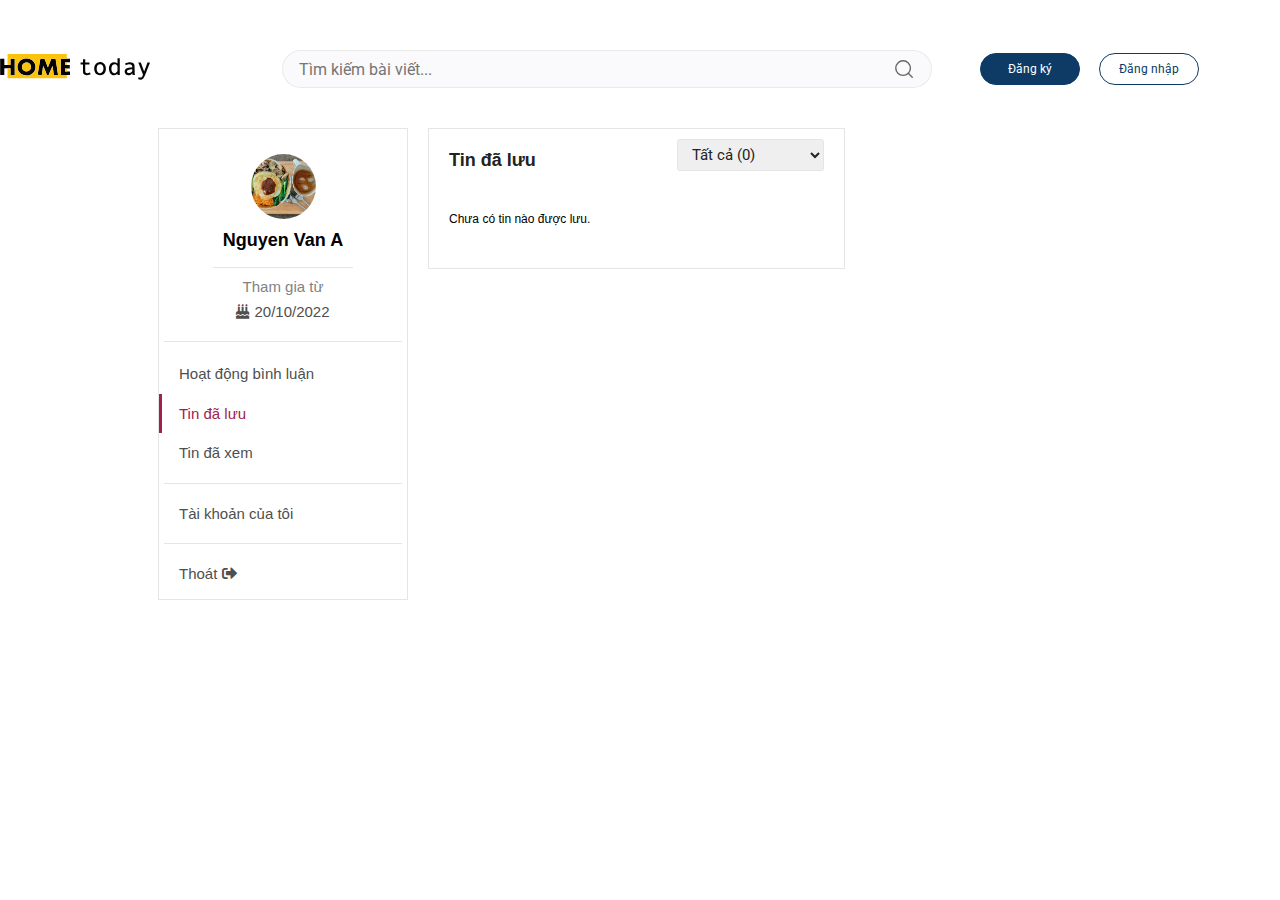
<file: tin_da_luu.html>
<!DOCTYPE html>
<html lang="en">

<head>
    <meta charset="UTF-8">
    <meta http-equiv="X-UA-Compatible" content="IE=edge">
    <meta name="viewport" content="width=device-width, initial-scale=1.0">
    <title>Thông tin bất động sản, nhà đẹp, mua bán nhà đất mới nhất.</title>
    <link rel="icon" href="./images/favicon.svg" sizes="32x32">
    <meta name="title" content="" />
    <meta name="description" content="" />
    <!-- chia sẻ qua facebook -->
    <meta property="og:locale" content="vi" />
    <meta property="og:type" content="article" />
    <meta property="og:title" content="Trang chủ" />
    <meta property="og:description" content="" />
    <meta property="og:url" content="" />
    <meta property="og:site_name" content="" />
    <meta property="og:image" content="" />
    <!-- end chia sẻ qua facebook -->
    <!-- chia sẻ qua twitter -->
    <meta name="twitter:card" content="summary" />
    <meta name="twitter:title" content="Trang chủ" />
    <meta name="twitter:description" content="" />
    <meta name="twitter:image" content="" />
    <!-- chia sẻ qua twitter -->
    <link rel="stylesheet" href="./font-awesome/fontawesome-free-5.15.4-web/css/all.min.css">
    <link rel="stylesheet" href="./css/reset.css">
    <link rel="stylesheet" href="./css/style.css">
    <link rel="stylesheet" href="./css/responsive.css">
    <script src="https://code.jquery.com/jquery-3.6.0.js" integrity="sha256-H+K7U5CnXl1h5ywQfKtSj8PCmoN9aaq30gDh27Xc0jk=" crossorigin="anonymous"></script>
</head>

<body>
    <header id="header">
        <div class="header w-1280 header-col-3">
            <div class="header-left">
                <a href="#">
                    <img src="./images/largeer_logo.svg" alt="" class="logo-img1">
                </a>
                <!-- bar menu mobile -->
                <div class="header-left-bar show-sub-menu"><i class="fas fa-bars"></i></div>
                <!-- end bar menu mobile -->
            </div>
            <div class="header-center">
                <form action="" class="flex-1">
                    <div class="form-group header-search">
                        <input type="text" name="search" placeholder="Tìm kiếm bài viết..." class="search-header">
                        <button class="btn btn-search">
                            <img src="./images/search.svg" alt="" class="search-header-icon">
                        </button>
                    </div>
                </form>
            </div>
            <div class="header-right">
                <!-- register/login  -->
                <div class="register-login fs-12">
                    <a href="./register.html" class="btn btn-register">Đăng ký</a>
                    <a href="./login.html" class="btn btn-login">Đăng nhập</a>
                </div>
                <!-- end register/login  -->
            </div>
        </div>
    </header>
    <!-- form dang nhap -->
    <div class="login-wrapper">
        <div class="login-form">
            <form action="">
                <div class="login-header">Tài khoản Largeer</div>
                <div class="lgoin-text pb-20">Nếu bạn chưa có tài khoản hãy <a href="#" class="login-link f-bold"> Đăng ký</a> tại đây!</div>
                <div class="login-header pt-15">Đăng nhập</div>
                <div class="form-group1">
                    <label for="input-number" class="lgoin-text">Nhập số điện thoại của bạn</label>
                    <input type="text" maxlength="10" id="input-number" name="" class="input-number input-number--m25" placeholder="Số điện thoại">
                    <span class="token-notifi">* Bạn hãy nhập đúng số điện thoại *</span>
                </div>
                <div class="form-group1 pb-20 pt-15">
                    <input type="checkbox" id="agree-rules" checked>
                    <label for="agree-rules" class="agree-rules-label">Tôi đồng ý <a href="#" class="login-link ">điều khoản và điều kiện</a></label>

                </div>
                <div class="">
                    <button type="submit" class="login-btn btn btn-blue">Tiếp tục</button>
                    <span class="login-btn login-btn-close button-cancel btn">Hủy</span>
                </div>
            </form>
        </div>
    </div>
    <!-- end form dang nhap -->
    <!-- sub menu mobile -->
    <div class="sub-menu-block">
        <!-- search -->
        <div class="search-mb">
            <span class="close-search"><i class="fas fa-times"></i></span>
            <form action="" class="flex-1">
                <div class="form-group header-search">
                    <input type="text" name="search" placeholder="Tìm kiếm bài viết..." class="search-header">
                    <button class="btn btn-search">
                        <img src="./images/search.svg" alt="" class="search-header-icon">
                    </button>
                </div>
            </form>
            <a href="./register.html" class="btn btn-register">Đăng ký</a>
            <a href="./login.html" class="btn btn-login">Đăng nhập</a>
        </div>
        <!-- end search -->
    </div>
    <!-- end sub menu mobile -->
    <main id="main">
        <div class="user-wrapper w-1000">
            <!-- left -->
            <div class="user-left-wrapper">
                <div class="user-left">
                    <div class="user-left__info">
                        <!-- avatar -->
                        <img src="./images/food.jpg" alt="" class="ava">
                        <!-- end avatar -->
                        <h3 class="name">Nguyen Van A</h3>
                        <div class="join-date">
                            <p>Tham gia từ</p>
                            <span><i class="fas fa-birthday-cake pr-5"></i>20/10/2022</span>
                        </div>
                    </div>
                    <ul class="user-left__link">
                        <li class="user-left__link-item">
                            <a href="#" >Hoạt động bình luận</a>
                        </li>
                        <li class="user-left__link-item">
                            <a href="#" class="active">Tin đã lưu</a>
                        </li>
                        <li class="user-left__link-item li_bd">
                            <a href="#">Tin đã xem</a>
                        </li>
                        <li class="user-left__link-item li_bd">
                            <a href="#">Tài khoản của tôi</a>
                        </li>
                        <li class="user-left__link-item">
                            <a href="#">Thoát<i class="fas fa-sign-out-alt pl-5"></i></a>
                        </li>
                        
                    </ul>
                </div>
            </div>
            <!-- end left -->
            <!-- right -->
            <div class="user-right-wrapper">
                <div class="user-right">
                    <div id="home_user" class="width_common box_category">
                        <div class="width_common tit_page_user">
                            Tin đã lưu            
                            <div class="right filter_comment filter_news">
                                <div class="select_filter">
                                    <select class="group_baiviet select_fil">
                                        <option value="article_type=0" selected="">Tất cả (0)</option>
                                        <option value="article_type=1">Bài viết (0)</option>
                                        <option value="article_type=2">Video (0)</option>
                                        <option value="article_type=3">Ảnh (0)</option>
                                        <option value="article_type=4">Infographics (0)</option>
                                        <option value="article_type=5">Live (0)</option>
                                    </select>
                                </div>
                            </div>
                        </div>
                        <div class="width_common list_save_news" id="list_save_article">
                            <div class="item_date_save width_common fs-12">             
                                <div class="no-comment width_common" style="padding-top:10px;">
                                    Chưa có tin nào được lưu.
                                </div>
                            </div>
                        </div>
                    </div>
                </div>
            </div>
            <!-- end right -->
        </div>
    </main>
    
    <script src="./font-awesome/fontawesome-free-5.15.4-web/js/fontawesome.min.js"></script>    
    <script src="./js/main.js"></script>
</body>

</html>
</file>
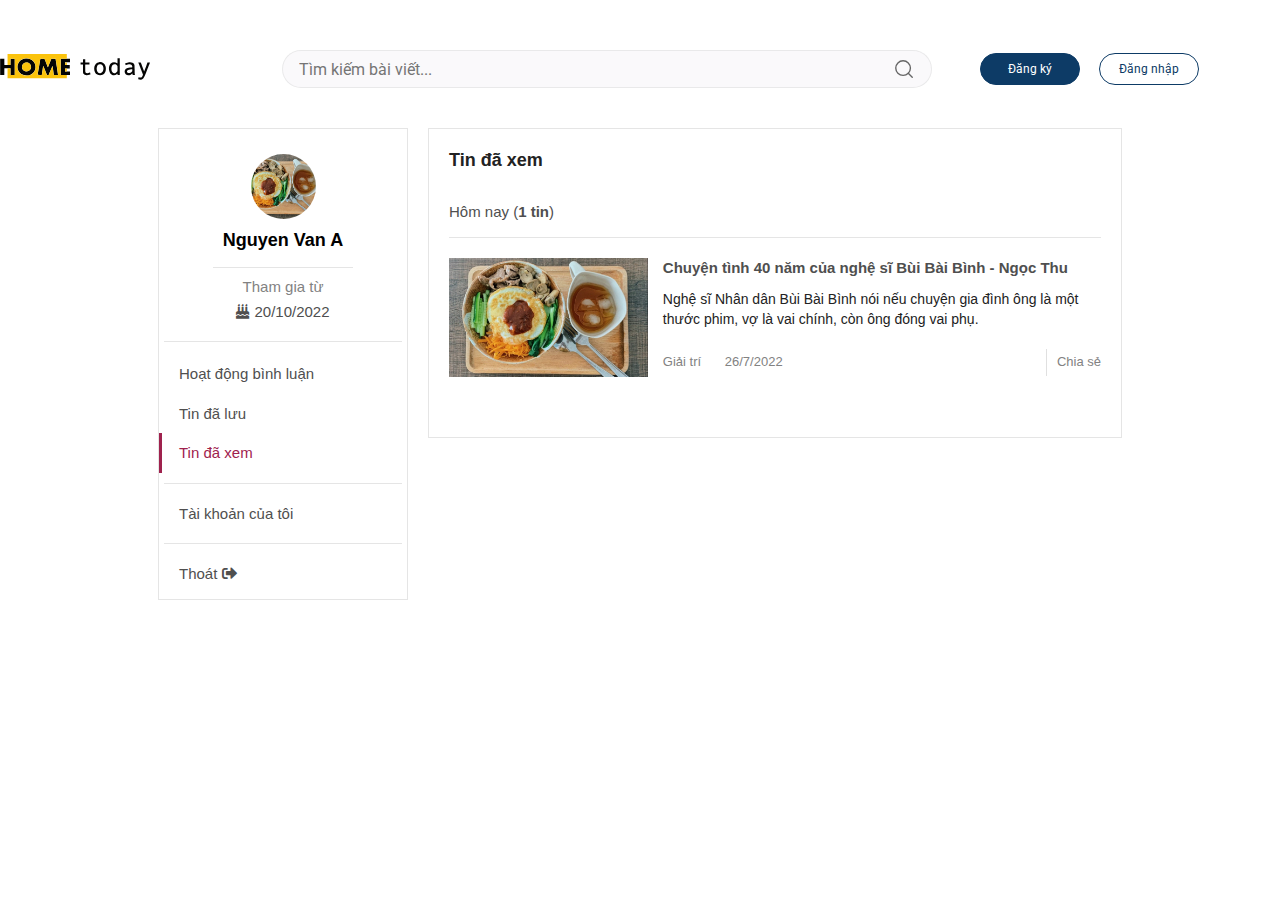
<file: tin_da_xem.html>
<!DOCTYPE html>
<html lang="en">
  <head>
    <meta charset="UTF-8" />
    <meta http-equiv="X-UA-Compatible" content="IE=edge" />
    <meta name="viewport" content="width=device-width, initial-scale=1.0" />
    <title>Thông tin bất động sản, nhà đẹp, mua bán nhà đất mới nhất.</title>
    <link rel="icon" href="./images/favicon.svg" sizes="32x32" />
    <meta name="title" content="" />
    <meta name="description" content="" />
    <!-- chia sẻ qua facebook -->
    <meta property="og:locale" content="vi" />
    <meta property="og:type" content="article" />
    <meta property="og:title" content="Trang chủ" />
    <meta property="og:description" content="" />
    <meta property="og:url" content="" />
    <meta property="og:site_name" content="" />
    <meta property="og:image" content="" />
    <!-- end chia sẻ qua facebook -->
    <!-- chia sẻ qua twitter -->
    <meta name="twitter:card" content="summary" />
    <meta name="twitter:title" content="Trang chủ" />
    <meta name="twitter:description" content="" />
    <meta name="twitter:image" content="" />
    <!-- chia sẻ qua twitter -->
    <link
      rel="stylesheet"
      href="./font-awesome/fontawesome-free-5.15.4-web/css/all.min.css"
    />
    <link rel="stylesheet" href="./css/reset.css" />
    <link rel="stylesheet" href="./css/style.css" />
    <link rel="stylesheet" href="./css/responsive.css" />
    <script
      src="https://code.jquery.com/jquery-3.6.0.js"
      integrity="sha256-H+K7U5CnXl1h5ywQfKtSj8PCmoN9aaq30gDh27Xc0jk="
      crossorigin="anonymous"
    ></script>
  </head>

  <body>
    <header id="header">
      <div class="header w-1280 header-col-3">
        <div class="header-left">
          <a href="#">
            <img src="./images/largeer_logo.svg" alt="" class="logo-img1" />
          </a>
          <!-- bar menu mobile -->
          <div class="header-left-bar show-sub-menu">
            <i class="fas fa-bars"></i>
          </div>
          <!-- end bar menu mobile -->
        </div>
        <div class="header-center">
          <form action="" class="flex-1">
            <div class="form-group header-search">
              <input
                type="text"
                name="search"
                placeholder="Tìm kiếm bài viết..."
                class="search-header"
              />
              <button class="btn btn-search">
                <img
                  src="./images/search.svg"
                  alt=""
                  class="search-header-icon"
                />
              </button>
            </div>
          </form>
        </div>
        <div class="header-right">
          <!-- register/login  -->
          <div class="register-login fs-12">
            <a href="./register.html" class="btn btn-register">Đăng ký</a>
            <a href="./login.html" class="btn btn-login">Đăng nhập</a>
          </div>
          <!-- end register/login  -->
        </div>
      </div>
    </header>
    <!-- form dang nhap -->
    <div class="login-wrapper">
      <div class="login-form">
        <form action="">
          <div class="login-header">Tài khoản Largeer</div>
          <div class="lgoin-text pb-20">
            Nếu bạn chưa có tài khoản hãy
            <a href="#" class="login-link f-bold"> Đăng ký</a> tại đây!
          </div>
          <div class="login-header pt-15">Đăng nhập</div>
          <div class="form-group1">
            <label for="input-number" class="lgoin-text"
              >Nhập số điện thoại của bạn</label
            >
            <input
              type="text"
              maxlength="10"
              id="input-number"
              name=""
              class="input-number input-number--m25"
              placeholder="Số điện thoại"
            />
            <span class="token-notifi"
              >* Bạn hãy nhập đúng số điện thoại *</span
            >
          </div>
          <div class="form-group1 pb-20 pt-15">
            <input type="checkbox" id="agree-rules" checked />
            <label for="agree-rules" class="agree-rules-label"
              >Tôi đồng ý
              <a href="#" class="login-link">điều khoản và điều kiện</a></label
            >
          </div>
          <div class="">
            <button type="submit" class="login-btn btn btn-blue">
              Tiếp tục
            </button>
            <span class="login-btn login-btn-close button-cancel btn">Hủy</span>
          </div>
        </form>
      </div>
    </div>
    <!-- end form dang nhap -->
    <!-- sub menu mobile -->
    <div class="sub-menu-block">
      <!-- search -->
      <div class="search-mb">
        <span class="close-search"><i class="fas fa-times"></i></span>
        <form action="" class="flex-1">
          <div class="form-group header-search">
            <input
              type="text"
              name="search"
              placeholder="Tìm kiếm bài viết..."
              class="search-header"
            />
            <button class="btn btn-search">
              <img
                src="./images/search.svg"
                alt=""
                class="search-header-icon"
              />
            </button>
          </div>
        </form>
        <a href="./register.html" class="btn btn-register">Đăng ký</a>
        <a href="./login.html" class="btn btn-login">Đăng nhập</a>
      </div>
      <!-- end search -->
    </div>
    <!-- end sub menu mobile -->
    <main id="main">
      <div class="user-wrapper w-1000">
        <!-- left -->
        <div class="user-left-wrapper">
          <div class="user-left">
            <div class="user-left__info">
              <!-- avatar -->
              <img src="./images/food.jpg" alt="" class="ava" />
              <!-- end avatar -->
              <h3 class="name">Nguyen Van A</h3>
              <div class="join-date">
                <p>Tham gia từ</p>
                <span><i class="fas fa-birthday-cake pr-5"></i>20/10/2022</span>
              </div>
            </div>
            <ul class="user-left__link">
              <li class="user-left__link-item">
                <a href="#">Hoạt động bình luận</a>
              </li>
              <li class="user-left__link-item">
                <a href="#">Tin đã lưu</a>
              </li>
              <li class="user-left__link-item li_bd">
                <a href="#" class="active">Tin đã xem</a>
              </li>
              <li class="user-left__link-item li_bd">
                <a href="#">Tài khoản của tôi</a>
              </li>
              <li class="user-left__link-item">
                <a href="#">Thoát<i class="fas fa-sign-out-alt pl-5"></i></a>
              </li>
            </ul>
          </div>
        </div>
        <!-- end left -->
        <!-- right -->
        <div class="user-right-wrapper">
          <div class="user-right">
            <div id="home_user" class="width_common box_category">
              <div class="width_common tit_page_user">Tin đã xem</div>
              <div class="width_common list_save_news" id="list_save_article">
                <div class="item_date_save width_common" id="list_read_article">
                  <p class="width_common txt_date">
                    Hôm nay (<strong>1 tin</strong>)
                  </p>
                  <div class="width_common item_news_save item_4489853">
                    <div class="thumb_news_s">
                        <div class="">
                            <div class="thumb-img">
                                <a href="#" class="thumb-item thumb-5x3"><img class="" src="./images/food.jpg" width="740" height="444" alt=""></a>
                            </div>
                        </div>
                    </div>
                    <div class="info_news_s">
                      <h3 class="title_news_s">
                        <a href="#">
                          Chuyện tình 40 năm của nghệ sĩ Bùi Bài Bình - Ngọc Thu
                        </a>
                      </h3>
                      <p class="lead_news_s">
                        Nghệ sĩ Nhân dân Bùi Bài Bình nói nếu chuyện gia đình
                        ông là một thước phim, vợ là vai chính, còn ông đóng vai
                        phụ.
                      </p>
                      <div class="cate_social">
                        <div class="cate_date">
                          <a
                            href="https://vnexpress.net/giai-tri"
                            class="cate_name"
                          >
                            Giải trí
                          </a>
                          <span class="date_s">26/7/2022</span>
                        </div>
                        <div class="social_news_s">
                          <div class="share_link" data-share-id="4489853">
                            <span class="txt_share"> Chia sẻ </span>
                          </div>
                        </div>
                      </div>
                    </div>
                  </div>
                </div>
              </div>
            </div>
          </div>
        </div>
        <!-- end right -->
      </div>
    </main>

    <script src="./font-awesome/fontawesome-free-5.15.4-web/js/fontawesome.min.js"></script>
    <script src="./js/main.js"></script>
  </body>
</html>
</file>
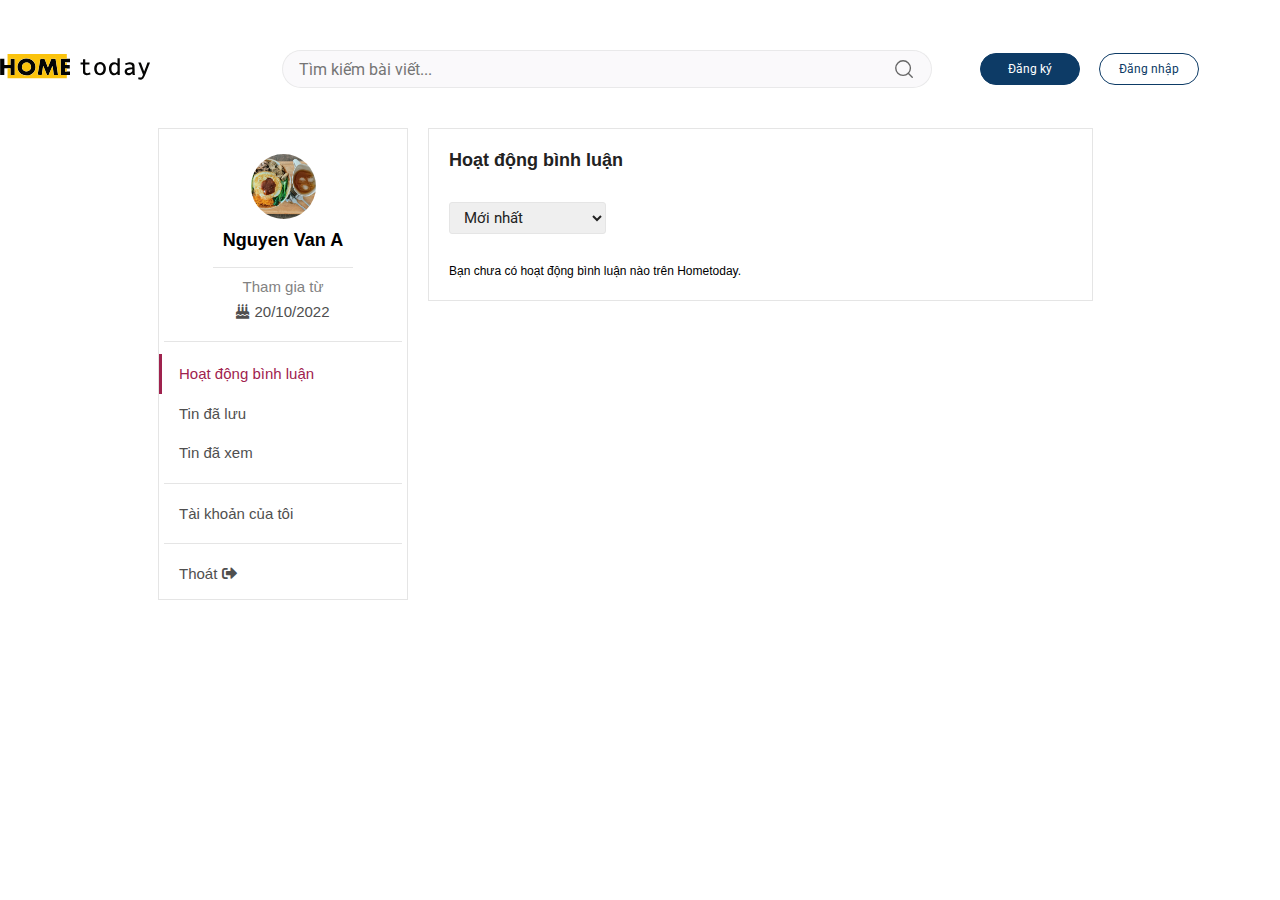
<file: user.html>
<!DOCTYPE html>
<html lang="en">

<head>
    <meta charset="UTF-8">
    <meta http-equiv="X-UA-Compatible" content="IE=edge">
    <meta name="viewport" content="width=device-width, initial-scale=1.0">
    <title>Thông tin bất động sản, nhà đẹp, mua bán nhà đất mới nhất.</title>
    <link rel="icon" href="./images/favicon.svg" sizes="32x32">
    <meta name="title" content="" />
    <meta name="description" content="" />
    <!-- chia sẻ qua facebook -->
    <meta property="og:locale" content="vi" />
    <meta property="og:type" content="article" />
    <meta property="og:title" content="Trang chủ" />
    <meta property="og:description" content="" />
    <meta property="og:url" content="" />
    <meta property="og:site_name" content="" />
    <meta property="og:image" content="" />
    <!-- end chia sẻ qua facebook -->
    <!-- chia sẻ qua twitter -->
    <meta name="twitter:card" content="summary" />
    <meta name="twitter:title" content="Trang chủ" />
    <meta name="twitter:description" content="" />
    <meta name="twitter:image" content="" />
    <!-- chia sẻ qua twitter -->
    <link rel="stylesheet" href="./font-awesome/fontawesome-free-5.15.4-web/css/all.min.css">
    <link rel="stylesheet" href="./css/reset.css">
    <link rel="stylesheet" href="./css/style.css">
    <link rel="stylesheet" href="./css/responsive.css">
    <script src="https://code.jquery.com/jquery-3.6.0.js" integrity="sha256-H+K7U5CnXl1h5ywQfKtSj8PCmoN9aaq30gDh27Xc0jk=" crossorigin="anonymous"></script>
</head>

<body>
    <header id="header">
        <div class="header w-1280 header-col-3">
            <div class="header-left">
                <a href="#">
                    <img src="./images/largeer_logo.svg" alt="" class="logo-img1">
                </a>
                <!-- bar menu mobile -->
                <div class="header-left-bar show-sub-menu"><i class="fas fa-bars"></i></div>
                <!-- end bar menu mobile -->
            </div>
            <div class="header-center">
                <form action="" class="flex-1">
                    <div class="form-group header-search">
                        <input type="text" name="search" placeholder="Tìm kiếm bài viết..." class="search-header">
                        <button class="btn btn-search">
                            <img src="./images/search.svg" alt="" class="search-header-icon">
                        </button>
                    </div>
                </form>
            </div>
            <div class="header-right">
                <!-- register/login  -->
                <div class="register-login fs-12">
                    <a href="./register.html" class="btn btn-register">Đăng ký</a>
                    <a href="./login.html" class="btn btn-login">Đăng nhập</a>
                </div>
                <!-- end register/login  -->
            </div>
        </div>
    </header>
    <!-- form dang nhap -->
    <div class="login-wrapper">
        <div class="login-form">
            <form action="">
                <div class="login-header">Tài khoản Largeer</div>
                <div class="lgoin-text pb-20">Nếu bạn chưa có tài khoản hãy <a href="#" class="login-link f-bold"> Đăng ký</a> tại đây!</div>
                <div class="login-header pt-15">Đăng nhập</div>
                <div class="form-group1">
                    <label for="input-number" class="lgoin-text">Nhập số điện thoại của bạn</label>
                    <input type="text" maxlength="10" id="input-number" name="" class="input-number input-number--m25" placeholder="Số điện thoại">
                    <span class="token-notifi">* Bạn hãy nhập đúng số điện thoại *</span>
                </div>
                <div class="form-group1 pb-20 pt-15">
                    <input type="checkbox" id="agree-rules" checked>
                    <label for="agree-rules" class="agree-rules-label">Tôi đồng ý <a href="#" class="login-link ">điều khoản và điều kiện</a></label>

                </div>
                <div class="">
                    <button type="submit" class="login-btn btn btn-blue">Tiếp tục</button>
                    <span class="login-btn login-btn-close button-cancel btn">Hủy</span>
                </div>
            </form>
        </div>
    </div>
    <!-- end form dang nhap -->
    <!-- sub menu mobile -->
    <div class="sub-menu-block">
        <!-- search -->
        <div class="search-mb">
            <span class="close-search"><i class="fas fa-times"></i></span>
            <form action="" class="flex-1">
                <div class="form-group header-search">
                    <input type="text" name="search" placeholder="Tìm kiếm bài viết..." class="search-header">
                    <button class="btn btn-search">
                        <img src="./images/search.svg" alt="" class="search-header-icon">
                    </button>
                </div>
            </form>
            <a href="./register.html" class="btn btn-register">Đăng ký</a>
            <a href="./login.html" class="btn btn-login">Đăng nhập</a>
        </div>
        <!-- end search -->
    </div>
    <!-- end sub menu mobile -->
    <main id="main">
        <div class="user-wrapper w-1000">
            <!-- left -->
            <div class="user-left-wrapper">
                <div class="user-left">
                    <div class="user-left__info">
                        <!-- avatar -->
                        <img src="./images/food.jpg" alt="" class="ava">
                        <!-- end avatar -->
                        <h3 class="name">Nguyen Van A</h3>
                        <div class="join-date">
                            <p>Tham gia từ</p>
                            <span><i class="fas fa-birthday-cake pr-5"></i>20/10/2022</span>
                        </div>
                    </div>
                    <ul class="user-left__link">
                        <li class="user-left__link-item">
                            <a href="#" class="active">Hoạt động bình luận</a>
                        </li>
                        <li class="user-left__link-item">
                            <a href="#">Tin đã lưu</a>
                        </li>
                        <li class="user-left__link-item li_bd">
                            <a href="#">Tin đã xem</a>
                        </li>
                        <li class="user-left__link-item li_bd">
                            <a href="#">Tài khoản của tôi</a>
                        </li>
                        <li class="user-left__link-item">
                            <a href="#">Thoát<i class="fas fa-sign-out-alt pl-5"></i></a>
                        </li>
                        
                    </ul>
                </div>
            </div>
            <!-- end left -->
            <!-- right -->
            <div class="user-right-wrapper">
                <div class="user-right">
                    <div id="home_user" class="width_common box_category">
                        <div class="width_common tit_page_user">Hoạt động bình luận</div>
                        <div class="width_common filter_comment">
                            <div class="left select_filter">
                                <select name="" id="group_comment" class="select_fil">
                                    <option value="action=news" selected="">Mới nhất</option>
                                    <option value="action=like">Quan tâm nhất</option>
                                    <option value="action=reply">Trả lời nhiều nhất</option>
                                    <option value="action=article">Xem theo bài</option>
                                    <option value="action=toplike">Bình luận hay</option>
                                </select>
                            </div>
                        </div>
                        <div class="width_common list_activity" id="list_comment">
                            <div class="no-comment width_common fs-12" style="padding-top:10px;">Bạn chưa có hoạt động bình luận nào trên Hometoday.</div>
                        </div>
                            
                    </div>
                </div>
            </div>
            <!-- end right -->
        </div>
    </main>
    
    <script src="./font-awesome/fontawesome-free-5.15.4-web/js/fontawesome.min.js"></script>    
    <script src="./js/main.js"></script>
</body>

</html>
</file>
<file: css/style.css>
@charset "UTF-8";
@import url("https://fonts.googleapis.com/css2?family=Roboto:wght@300;400;500;700&display=swap");
*,
*:after,
*::before {
  box-sizing: border-box;
  margin: 0;
  padding: 0;
}

body,
select,
textarea,
input,
button {
  outline: none;
  line-height: 1.3;
  font-family: "Roboto", sans-serif;
  font-size: 16px;
  font-weight: 400;
  font-style: normal;
  user-select: none;
}

a {
  text-decoration: none;
  display: inline-block;
}

button,
a {
  cursor: pointer;
}

img {
  display: block;
  max-width: 100%;
}

.w-1280 {
  margin: auto;
  max-width: 80rem;
}

.w-1080 {
  margin: auto;
  max-width: 67.5rem;
}

.w-740 {
  margin: auto;
  max-width: 46.25rem;
}

.btn {
  border: none;
  color: #fff;
  padding: 10px 30px;
}

.btn-blue {
  background: #1877f2;
  cursor: pointer;
}

.btn-blue:hover {
  background-color: #0765df;
  transition: 0.2s ease;
  -webkit-transition: 0.2s ease;
  -moz-transition: 0.2s ease;
  -ms-transition: 0.2s ease;
  -o-transition: 0.2s ease;
}

.btn-bluec6 {
  background-color: #6C8ABD;
  cursor: pointer;
  transition: 0.2s ease;
  -webkit-transition: 0.2s ease;
  -moz-transition: 0.2s ease;
  -ms-transition: 0.2s ease;
  -o-transition: 0.2s ease;
}

.btn-bluec6:hover {
  background-color: #5b75a2;
}

.btn-red {
  background: #A71F23;
  cursor: pointer;
}

.btn-red:hover {
  background-color: #cc0606;
  transition: 0.2s ease;
  -webkit-transition: 0.2s ease;
  -moz-transition: 0.2s ease;
  -ms-transition: 0.2s ease;
  -o-transition: 0.2s ease;
}

#header {
  background-color: #fff;
  width: 100%;
  line-height: normal;
  position: fixed;
  z-index: 99;
  padding-top: 2.5rem;
}

.header {
  display: flex;
  align-items: center;
  justify-content: space-between;
  padding: 0.625rem 0;
}

.header-col-3 {
  display: grid;
  grid-template-columns: 250px 1fr 300px;
  grid-gap: 2rem;
}

.logo-img1 {
  width: 150px;
  height: auto;
}

.header-right {
  display: flex;
  align-items: center;
}

.header-notifi {
  cursor: pointer;
  position: relative;
  margin-right: 34px;
}

.header-notifi img:hover ~ .header-notifi__hover {
  display: block;
}

.header-notifi-badge {
  position: absolute;
  left: 0.625rem;
  top: -0.25rem;
  background: #A71F23;
  width: 0.875rem;
  height: 0.875rem;
  border-radius: 50%;
  display: flex;
  align-items: center;
  justify-content: center;
}

.header-notifi-badge span {
  color: #fff;
  font-size: 10px;
}

.show-notifi {
  width: 300px;
  background: #fff;
  padding: 5px 10px;
  border-radius: 6px;
  box-shadow: 0 1px 0 0 rgba(139, 141, 157, 0.05), 0 5px 18px 0 rgba(65, 71, 108, 0.22);
  position: absolute;
  left: -100%;
  z-index: 100;
  top: 30px;
  display: none;
  transition: 0.2s ease;
  -webkit-transition: 0.2s ease;
  -moz-transition: 0.2s ease;
  -ms-transition: 0.2s ease;
  -o-transition: 0.2s ease;
}

.show-notifi-list {
  overflow-y: scroll;
  max-height: 600px;
}

.show-notifi-list::-webkit-scrollbar {
  width: 0;
  background-color: #F5F5F5;
}

.show-notifi.open {
  display: block;
}

.show-notifi__items {
  padding: 0.625rem;
}

.show-notifi__items:hover {
  background: #eee;
  border-radius: 0.375rem;
  -webkit-border-radius: 0.375rem;
  -moz-border-radius: 0.375rem;
  -ms-border-radius: 0.375rem;
  -o-border-radius: 0.375rem;
}

.show-notifi__link {
  display: flex;
  align-items: center;
  width: 100%;
}

.show-notifi__avatar {
  width: 20%;
}

.show-notifi__content {
  width: 80%;
  color: #000;
  padding-left: 0.625rem;
  padding-right: 1rem;
}

.show-notifi__avatar img {
  width: 3rem;
  height: 3rem;
  object-fit: cover;
  border-radius: 50%;
  -webkit-border-radius: 50%;
  -moz-border-radius: 50%;
  -ms-border-radius: 50%;
  -o-border-radius: 50%;
}

.show-notifi-header {
  padding: 0.625rem;
}

.show-notifi__items,
.show-notifi-header {
  display: flex;
  align-items: center;
  justify-content: space-between;
}

.show-notifi-title {
  font-size: 24px;
  font-weight: 600;
}

.show-notifi-more {
  width: 24px;
  display: flex;
  align-items: center;
  justify-content: center;
}

.show-notifi-more img {
  width: 15px;
  height: auto;
}

.show-notifi-more:hover {
  width: 24px;
  height: 24px;
  background-color: #d6d6d677;
}

.show-notifi__time {
  padding-top: 0.25rem;
  font-size: 0.875rem;
  color: #999;
}

.show-notifi__account,
.show-notifi__group {
  font-weight: 600;
}

.show-notifi__text {
  display: -webkit-box;
  -webkit-line-clamp: 3;
  -webkit-box-orient: vertical;
  overflow: hidden;
  text-overflow: ellipsis;
  color: #333;
}

.show-notifi__action {
  color: #333;
}

.show-notifi__unread {
  background-color: #1877f2;
  width: 10px;
  height: 10px;
  border-radius: 50%;
  -webkit-border-radius: 50%;
  -moz-border-radius: 50%;
  -ms-border-radius: 50%;
  -o-border-radius: 50%;
}

.header-info {
  position: relative;
}

.show-info {
  background-color: #F0EFF4;
  box-shadow: 0 1px 0 0 rgba(139, 141, 157, 0.05), 0 5px 18px 0 rgba(65, 71, 108, 0.22);
  font-size: 14px;
  width: max-content;
  position: absolute;
  right: 0;
  margin-top: 1rem;
  z-index: 100;
  display: none;
}

.header-info:hover .show-info {
  display: block;
}

.show-info::before {
  content: "";
  position: absolute;
  height: 2rem;
  background-color: transparent;
  transform: translateY(-100%);
  -webkit-transform: translateY(-100%);
  -moz-transform: translateY(-100%);
  -ms-transform: translateY(-100%);
  -o-transform: translateY(-100%);
  left: 0;
  right: 0;
}

.show-info__items {
  padding: 15px 30px 15px;
  cursor: pointer;
}

.show-info__items a {
  color: #000;
}

.show-info__items:hover {
  background-color: #d9d9d9;
}

.header-info-content {
  display: flex;
  align-items: center;
}

.header-info__avatar img {
  width: 2.125rem;
  height: 2.125rem;
  object-fit: cover;
  border-radius: 50%;
  -webkit-border-radius: 50%;
  -moz-border-radius: 50%;
  -ms-border-radius: 50%;
  -o-border-radius: 50%;
}

.header-info__fullname {
  color: #000;
  font-size: 0.875rem;
  padding-left: 0.625rem;
}

.header-info__fullname:hover {
  text-decoration: underline;
}

.show-search-content {
  display: flex;
  align-items: center;
  justify-content: space-between;
}

.show-search-control {
  width: 100%;
}

.form-group {
  position: relative;
}

.show-search__label {
  position: absolute;
  top: 50%;
  transform: translateY(-50%);
  -webkit-transform: translateY(-50%);
  -moz-transform: translateY(-50%);
  -ms-transform: translateY(-50%);
  -o-transform: translateY(-50%);
}

.show-search__label img {
  width: 18px;
}

.search-header {
  border: none;
  background-color: transparent;
  width: 100%;
  padding: 0 0 0 1rem;
  height: 36px;
}

.close-search {
  cursor: pointer;
}

.close-search img {
  width: 0.9375rem;
}

.show-search {
  position: fixed;
  top: 0;
  opacity: 0;
  visibility: hidden;
  left: 0;
  right: 0;
  transition: 0.2s ease;
  -webkit-transition: 0.2s ease;
  -moz-transition: 0.2s ease;
  -ms-transition: 0.2s ease;
  -o-transition: 0.2s ease;
  box-shadow: 0 1px 0 0 rgba(139, 141, 157, 0.05), 0 5px 18px 0 rgba(65, 71, 108, 0.22);
  background-color: #F0EFF4;
  z-index: 100;
}

.show-search.open {
  opacity: 1;
  visibility: visible;
}

#main {
  padding-top: 98px;
}

.main {
  display: grid;
  grid-template-columns: 250px 1fr 300px;
  grid-gap: 2rem;
  padding-top: 1.875rem;
}

.navbar-nav-index {
  display: flex;
  align-items: center;
}

.navbar-link {
  color: #000;
  font-size: 0.75rem;
}

.navbar-link:hover {
  text-decoration: underline;
}

.navbar-items {
  margin-right: 0.9375rem;
  padding-bottom: 0.9375rem;
}

.navbar-index {
  display: flex;
  align-items: center;
  justify-content: space-between;
  border-bottom: 1px solid #d6d6d677;
}

.navbar-items.active {
  border-bottom: 2px solid #2D88FF;
  font-weight: 600;
}

.navbar-items.active .navbar-link:hover {
  text-decoration: none;
}

.navbar-index_right__title a {
  font-size: 0.875rem;
  color: #A71F23;
  padding: 10px;
  background-color: #F0EFF4;
  font-family: arial;
  cursor: pointer;
  user-select: none;
}

.main-center-content-wrapper {
  padding-bottom: 2rem;
}

.main-center-block2 {
  padding: 0.9375rem 0 0;
  border-bottom: 1px solid #d6d6d677;
}

.main-center-block2:last-child {
  border-bottom: none;
}

.main-left-content-wrapper__box {
  display: flex;
  align-items: center;
  justify-content: space-between;
}

.main-left-content-wrapper__box-info,
.container-time-coin {
  display: flex;
  align-items: center;
}

.__box-info__avatar-user {
  display: flex;
  align-items: center;
  justify-content: space-between;
  padding-right: 1rem;
}

.__box-info__avatar img {
  width: 2.125rem;
  height: 2.125rem;
  object-fit: cover;
  border-radius: 50%;
  -webkit-border-radius: 50%;
  -moz-border-radius: 50%;
  -ms-border-radius: 50%;
  -o-border-radius: 50%;
}

.__box-info__text {
  color: #000;
  font-size: 0.875rem;
  padding-left: 0.625rem;
  font-weight: bold;
}

.__box-info__coin {
  position: relative;
  padding-left: 1.25rem;
  font-size: 0.75rem;
  color: #777;
}

.__box-info__time {
  position: relative;
  padding-left: 1rem;
  padding-right: 30px;
}

.__box-info__time,
.__box-info__time a {
  font-size: 0.75rem;
  color: #777;
}

.__box-info__time__link:hover {
  text-decoration: underline;
}

.__box-info__time::before {
  content: "";
  width: 2px;
  height: 2px;
  border-radius: 50%;
  -webkit-border-radius: 50%;
  -moz-border-radius: 50%;
  -ms-border-radius: 50%;
  -o-border-radius: 50%;
  background: #777;
  position: absolute;
  left: 0;
  top: 8px;
}

.__box-info__coin:before {
  content: "";
  background-image: url(../images/coin.svg);
  width: 1rem;
  height: 1rem;
  position: absolute;
  background-size: contain;
  left: 2px;
}

.seemore-ellipsic {
  position: relative;
  display: flex;
  align-items: center;
  justify-content: center;
  width: 25px;
  height: 20px;
  padding: 5px;
}

.seemore-list-index {
  background: #F0EFF4;
  position: absolute;
  right: 0;
  width: max-content;
  z-index: 99;
  margin-top: 0.625rem;
  display: none;
  transition: 0.25s ease;
  -webkit-transition: 0.25s ease;
  -moz-transition: 0.25s ease;
  -ms-transition: 0.25s ease;
  -o-transition: 0.25s ease;
}

.seemore-list-index:before {
  content: "";
  position: absolute;
  left: 0;
  right: 0;
  top: -1px;
  height: 1em;
  background: transparent;
  transform: translateY(-100%);
  -webkit-transform: translateY(-100%);
  -moz-transform: translateY(-100%);
  -ms-transform: translateY(-100%);
  -o-transform: translateY(-100%);
}

.main-left-content-wrapper__box-more:hover .seemore-ellipsic {
  background: #F0EFF4;
}

.main-left-content-wrapper__box-more:hover .seemore-list-index {
  display: block;
}

.seemore-items-index {
  padding: 5px 25px 5px 0.9375rem;
}

.seemore-items-index:hover {
  background: #d9d9d9;
}

.seemore-items-index a {
  color: #000;
  font-size: 0.875rem;
}

.main-left-content-wrapper__box-more {
  cursor: pointer;
  position: relative;
}

.create-group-wrapper,
.my-wallet-wrapper {
  position: fixed;
  width: 100%;
  height: 100%;
  background: #1616167a;
  top: 0;
  left: 0;
  right: 0;
  bottom: 0;
  z-index: 1000;
  display: none;
  transition: 0.2s ease;
  -webkit-transition: 0.2s ease;
  -moz-transition: 0.2s ease;
  -ms-transition: 0.2s ease;
  -o-transition: 0.2s ease;
}

.create-group-wrapper.open,
.my-wallet-wrapper.open {
  display: block;
}

.create-group-form,
.my-wallet {
  position: absolute;
  top: 50%;
  left: 50%;
  transform: translate(-50%, -50%);
  -webkit-transform: translate(-50%, -50%);
  -moz-transform: translate(-50%, -50%);
  -ms-transform: translate(-50%, -50%);
  -o-transform: translate(-50%, -50%);
  background: #fff;
  width: 700px;
  height: auto;
  padding: 10px 25px 25px;
}

.create-group-content {
  padding-top: 20px;
}

.create-group-label {
  font-family: arial;
  font-size: 18px;
  display: block;
  padding-bottom: 10px;
}

.create-group-input {
  width: 100%;
  height: 43px;
  padding: 0 15px;
  border: 1px solid #DEDEDE;
  margin-bottom: 30px;
}

.create-group-input:focus,
.create-group-textarea:focus,
.amount-of-money:focus {
  border-color: #2be2d3;
}

.create-group-textarea {
  width: 100%;
  padding: 15px;
  border: 1px solid #DEDEDE;
  margin-bottom: 30px;
}

.create-group-content__button {
  text-align: end;
}

.button-cancel {
  background-color: #DBDBDB;
  color: #000;
  cursor: pointer;
  margin-right: 15px;
  transition: 0.2s ease;
  -webkit-transition: 0.2s ease;
  -moz-transition: 0.2s ease;
  -ms-transition: 0.2s ease;
  -o-transition: 0.2s ease;
}

.button-cancel:hover {
  background-color: #c8c8c8;
}

.button-create {
  font-size: 18px;
}

.main-left-content__title a {
  font-weight: 600;
  font-size: 1.25rem;
  color: #333;
  padding: 0.9375rem 0;
}

.main-left-content__title a:hover {
  text-decoration: underline;
}

.main-left-content__des {
  color: #444;
  font-size: 0.875rem;
  font-family: arial;
}

.main-left-content__link {
  display: block;
  color: #444;
  padding-top: 0.3125rem;
}

.main-left-content-common,
.content-common-left,
.content-common-right {
  display: flex;
  align-items: center;
  justify-content: space-between;
}

.main-left-content-common {
  padding: 0.9375rem 0;
}

.content-common-left {
  font-size: 14px;
  color: #666;
}

.content-common-left div {
  margin-right: 30px;
}

.content-common-right div {
  margin-left: 0.9375rem;
}

.content-common__cmt,
.content-common__bonus,
.content-common__share {
  position: relative;
  padding-left: 1.25rem;
  cursor: pointer;
  user-select: none;
}

.content-common__cmt a {
  color: #666;
}

.content-common__cmt:before,
.content-common__bonus:before,
.content-common__share:before {
  content: "";
  position: absolute;
  width: 1rem;
  height: 1rem;
  left: -1px;
  top: 1px;
  background-size: contain;
  background-repeat: no-repeat;
}

.content-common__cmt:before {
  background-image: url(../images/comment.svg);
}

.content-common__share:before {
  background-image: url(../images/share.svg);
}

.content-common__bonus:before {
  background-image: url(../images/reward.svg);
}

.content-common__cmt a:hover,
.content-common__share:hover,
.content-common__bonus:hover {
  text-decoration: underline;
}

.content-common__up,
.content-common__down {
  cursor: pointer;
  width: 33px;
  height: 20px;
  display: flex;
  align-items: center;
  justify-content: center;
}

.content-common__up:hover,
.content-common__down:hover {
  background-color: #F0EFF4;
}

.content-common__number {
  font-size: 14px;
  color: #666;
}

.show-cmt {
  transition: 2s linear;
  -webkit-transition: 2s linear;
  -moz-transition: 2s linear;
  -ms-transition: 2s linear;
  -o-transition: 2s linear;
}

.show-cmt.open {
  display: block;
}

.cmt-field {
  position: relative;
  padding: 0.625rem 0 1rem;
}

.cmt-avatar {
  position: absolute;
  top: 0.625rem;
  left: 0;
  z-index: 10;
}

.cmt-avatar img {
  width: 2.125rem;
  height: 2.125rem;
  object-fit: cover;
  border-radius: 50%;
  -webkit-border-radius: 50%;
  -moz-border-radius: 50%;
  -ms-border-radius: 50%;
  -o-border-radius: 50%;
}

.form-control {
  width: 100%;
  height: 36px;
  border: 1px solid #DEDEDE;
  border-radius: 17px;
  padding: 0 0.9375rem 0 40px;
  font-size: 14px;
}

.form-control:focus {
  border-color: #2be2d3;
}

.rep-cmt {
  margin-left: 50px;
}

.thumb-img {
  position: relative;
  height: 100%;
  overflow: hidden;
}

.thumb-item {
  display: block;
  width: 100%;
  height: 100%;
  position: relative;
}

.thumb-5x3 {
  padding-bottom: 60%;
}

.thumb-item img {
  position: absolute;
  top: 0;
  left: 0;
  width: 100%;
  height: 100%;
  object-fit: cover;
}

.main-left-content__img {
  display: grid;
  grid-template-columns: 1fr 1fr;
  grid-template-rows: 1fr 1fr;
  grid-gap: 15px;
}

.main-left-content__img > div:first-child {
  grid-column: 1/2;
  grid-row: 1/3;
}

.main-left-content__img > div:nth-child(2) {
  grid-column: 2/3;
  grid-row: 1/2;
}

.main-left-content__img > div:nth-child(3) {
  grid-column: 2/3;
  grid-row: 2/3;
}

.main-left-content__img > div:nth-child(n+4) {
  grid-column: 2/3;
  grid-row: 2/3;
  background-color: #1616167a;
  z-index: 2;
  width: 100%;
  height: 100%;
  position: relative;
}

.main-left-content__img-link {
  width: 100%;
  height: 100%;
}

.main-left-content__img-text {
  position: absolute;
  top: 50%;
  left: 50%;
  transform: translate(-50%, -50%);
  color: #fff;
  font-size: 40px;
}

.main-left-content__block {
  display: grid;
  grid-template-columns: 1fr 1.5fr;
  grid-template-rows: auto;
}

.main-left-content__common {
  background: #F0EFF4;
  padding: 15px;
}

.main-left-content__sapo a {
  font-size: 1.125rem;
  font-weight: 600;
  color: #000;
}

.main-left-content__text {
  padding: 10px 0;
}

.main-left-content__link2 {
  color: #000;
}

.load-box1 {
  display: flex;
  align-items: center;
}

.load-box1__left {
  width: 34px;
  height: 34px;
  border-radius: 50%;
  -webkit-border-radius: 50%;
  -moz-border-radius: 50%;
  -ms-border-radius: 50%;
  -o-border-radius: 50%;
  background-color: #F0EFF4;
}

.load-box1__right {
  width: 300px;
  height: 14px;
  background-color: #F0EFF4;
  margin-left: 10px;
}

.load-box2 {
  width: 100%;
  height: 26px;
  background-color: #F0EFF4;
  margin-top: 1rem;
}

.load-box3 {
  width: 100%;
  height: 59px;
  background-color: #F0EFF4;
  margin-top: 0.625rem;
}

.load-box4 {
  display: flex;
  align-items: center;
  justify-content: space-between;
  margin-top: 1rem;
}

.load-box4__left {
  width: 300px;
  height: 20px;
  background-color: #F0EFF4;
}

.load-box4__right {
  width: 100px;
  height: 20px;
  background-color: #F0EFF4;
}

.banner img {
  width: 300px;
  height: auto;
  padding-bottom: 25px;
  border-bottom: 1px solid #d6d6d677;
}

.main-right-info {
  padding: 20px 0;
}

.main-right-info__text {
  font-size: 14px;
  color: #333;
  padding-bottom: 10px;
}

.main-right {
  position: relative;
  height: 100%;
}

.main-right-wrapper {
  position: sticky;
  top: 98px;
}

.footer {
  background-color: #F0EFF4;
}

.footer-wrapper {
  padding: 20px 0 60px 0;
  font-family: arial;
}

.footer-block1 {
  display: flex;
  justify-content: space-between;
  padding-bottom: 1.25rem;
}

.footer-block1__left {
  display: flex;
}

img.block1__avatar {
  width: 90px;
  height: auto;
  object-fit: cover;
}

.block1__content {
  padding-left: 1rem;
}

.block1__text {
  font-size: 12px;
  padding-bottom: 7px;
}

.block1__text span {
  font-weight: 600;
}

.footer-block2-list {
  display: flex;
  align-items: center;
  justify-content: space-between;
  padding: 15px 0;
  border-top: 1px solid #d6d6d677;
  border-bottom: 1px solid #d6d6d677;
}

.footer-block2__items a {
  font-weight: 600;
  font-size: 14px;
  color: #555;
  text-transform: uppercase;
}

.footer-block3 {
  font-size: 12px;
  text-align: center;
  padding-top: 45px;
  color: #555;
}

.user-login {
  font-size: 14px;
  cursor: pointer;
  user-select: none;
}

.user-login:hover {
  text-decoration: underline;
}

.login-wrapper {
  position: fixed;
  width: 100%;
  height: 100%;
  background: #1616167a;
  top: 0;
  left: 0;
  right: 0;
  bottom: 0;
  z-index: 1000;
  display: none;
  transition: 0.2s ease;
  -webkit-transition: 0.2s ease;
  -moz-transition: 0.2s ease;
  -ms-transition: 0.2s ease;
  -o-transition: 0.2s ease;
}

.login-wrapper.open {
  display: block;
}

.login-form {
  position: absolute;
  top: 50%;
  left: 50%;
  transform: translate(-50%, -50%);
  -webkit-transform: translate(-50%, -50%);
  -moz-transform: translate(-50%, -50%);
  -ms-transform: translate(-50%, -50%);
  -o-transform: translate(-50%, -50%);
  background: #fff;
  width: 550px;
  height: auto;
  padding: 50px 80px;
}

.login-header {
  font-weight: 600;
  font-size: 24px;
  padding-bottom: 10px;
  font-family: arial;
}

.lgoin-text {
  font-size: 18px;
  color: #c4c4c4;
}

.lgoin-text a:hover {
  text-decoration: underline;
}

.input-number {
  width: 100%;
  height: 54px;
  padding: 0 15px;
  border: none;
  background: #f3f6f9;
  border-radius: 8px;
  -webkit-border-radius: 8px;
  -moz-border-radius: 8px;
  -ms-border-radius: 8px;
  -o-border-radius: 8px;
}

.input-number--m25 {
  margin: 25px 0 10px 0;
}

.token-notifi {
  color: red;
  font-size: 12px;
}

.login-link {
  color: #1877f2;
}

.login-link:hover {
  text-decoration: underline;
}

.agree-rules-label {
  font-size: 14px;
  margin-left: 5px;
}

.login-btn {
  font-size: 18px;
  border-radius: 8px;
  -webkit-border-radius: 8px;
  -moz-border-radius: 8px;
  -ms-border-radius: 8px;
  -o-border-radius: 8px;
}

.login-btn:first-child {
  margin-right: 10px;
}

.login-btn-close {
  margin-right: 0;
  user-select: none;
}

.my-wallet {
  width: auto;
  padding: 0;
}

.my-wallet-header {
  position: relative;
}

.my-wallet-header img {
  max-height: 328px;
  width: auto;
  object-fit: cover;
}

.wallet-header__name {
  padding: 35px 28px;
  position: absolute;
  top: 0;
  color: #fff;
  font-size: 36px;
  text-transform: uppercase;
  letter-spacing: 11.5px;
  font-weight: 300;
}

.wallet-header__surplus {
  position: absolute;
  top: 116px;
  padding-left: 28px;
  color: #fff;
  font-weight: 300;
}

.wallet-header__title {
  position: absolute;
  padding-left: 28px;
  color: #fff;
  bottom: 35px;
  font-size: 24px;
}

.my-wallet-content {
  background: #fff;
  padding: 30px 28px;
  text-align: center;
}

.form-group2 + .form-group2 {
  margin-left: 15px;
}

.form-group2 label img {
  height: 68px;
  width: auto;
  object-fit: cover;
}

.payment-chanel,
.recharge {
  display: flex;
  align-items: flex-start;
  justify-content: center;
}

.payment {
  margin-top: 10px;
  cursor: pointer;
}

.price-list {
  display: flex;
  align-items: center;
  justify-content: center;
  padding: 25px 0;
  flex-wrap: wrap;
}

.price-items {
  padding: 6px 14px;
  font-weight: 300;
  font-family: arial;
  margin-bottom: 15px;
}

.price-items + .price-items {
  margin-left: 15px;
}

.amount-of-money {
  width: 200px;
  height: 43px;
  padding: 0 15px;
  border: 1px solid #DEDEDE;
  margin-bottom: 30px;
}

.close-recharge {
  font-size: 18px;
  margin-left: 15px;
}

.my-wallet__text {
  font-size: 14px;
  font-family: arial;
}

.navbar-cmt {
  display: flex;
  align-items: center;
  justify-content: space-between;
  padding: 15px 0 0;
  border-bottom: 1px solid #d6d6d677;
  margin-bottom: 15px;
}

.selection-cmt {
  display: flex;
  align-items: center;
}

.selection-cmt__items {
  padding-bottom: 15px;
}

.selection-cmt__items + .selection-cmt__items {
  margin-left: 15px;
}

.selection-cmt__items a {
  color: #000;
  font-size: 12px;
  font-family: arial;
}

.selection-cmt__items.active a {
  font-weight: 600;
}

.selection-cmt__items.active {
  border-bottom: 2px solid #1877f2;
}

.cmt-block {
  padding-top: 30px;
}

.header-group {
  position: relative;
}

.cover-image img {
  width: 100%;
  height: 83px;
  object-fit: cover;
}

.avatar-group img {
  width: 110px;
  height: 110px;
  object-fit: cover;
  border-radius: 50%;
  position: absolute;
  bottom: 0;
  transform: translateY(70%);
  -webkit-transform: translateY(70%);
  -moz-transform: translateY(70%);
  -ms-transform: translateY(70%);
  -o-transform: translateY(70%);
}

.info-group {
  position: absolute;
  right: 0;
  bottom: -65px;
  display: flex;
  align-items: center;
  justify-content: space-between;
  width: 615px;
}

.info-group__des {
  font-size: 14px;
  color: #333;
  padding-top: 5px;
}

.register-group {
  font-size: 18px;
  font-family: arial;
}

.info-group__name {
  font-size: 24px;
}

.info-group__des {
  font-size: 14px;
  color: #333;
  padding-top: 5px;
}

.navbar-group {
  margin-top: 130px;
}

.create-post-header {
  font-size: 24px;
  font-family: arial;
}

.button-create-post {
  background-color: #DBDBDB;
  color: #000;
  cursor: pointer;
  margin-right: 15px;
  transition: 0.2s ease;
  -webkit-transition: 0.2s ease;
  -moz-transition: 0.2s ease;
  -ms-transition: 0.2s ease;
  -o-transition: 0.2s ease;
}

.button-create-post:hover {
  background-color: #c8c8c8;
}

.btn_upload {
  cursor: pointer;
  display: inline-block;
  overflow: hidden;
  position: relative;
  background-color: #F0EFF4;
  padding: 20px 40px;
}

.btn_upload:hover,
.btn_upload:focus {
  background-color: #e8e8ea;
}

.add-file-img {
  width: 50px;
  height: auto;
  object-fit: cover;
}

.yes {
  display: flex;
  align-items: flex-start;
  padding: 20px 0 30px;
}

.btn_upload input {
  cursor: pointer;
  height: 100%;
  position: absolute;
  filter: alpha(opacity=1);
  -moz-opacity: 0;
  opacity: 0;
}

.it {
  height: 90px;
  margin-left: 10px;
}

.block-preview1 {
  position: relative;
}

.btn-rmv1 {
  display: none;
}

.rmv {
  cursor: pointer;
  color: #fff;
  border-radius: 50%;
  border: none;
  display: inline-block;
  background: #c70d0d;
  position: absolute;
  right: -8px;
  top: -8px;
  width: 20px;
  height: 20px;
}

.rmv:hover {
  background: #a80303;
}

#block-preview {
  display: flex;
  flex-wrap: wrap;
  align-items: flex-start;
}

.article {
  position: relative;
  margin-bottom: 15px;
}

.article:first-child {
  margin-left: 10px;
}

.article + .article {
  margin-left: 10px;
}

.gift-list {
  display: grid;
  grid-template-columns: 1fr 1fr 1fr 1fr;
  grid-template-rows: auto;
  grid-column-gap: 16px;
  grid-row-gap: 30px;
}

.gift-items {
  background-color: #F0EFF4;
  font-family: arial;
  display: flex;
  flex-direction: column;
}

.gift-items-img {
  flex-shrink: 0;
}

.gift-items-text {
  flex: 1;
  display: flex;
  flex-direction: column;
  justify-content: space-between;
}

.gift-items__title {
  font-size: 18px;
  padding: 10px;
}

.gift-items__cart {
  font-size: 18px;
  padding: 0 10px 10px;
  font-weight: 600;
  color: #A71F23;
}

.main-form-group {
  display: flex;
  justify-content: center;
  margin-top: 100px;
  margin-bottom: 100px;
  max-width: 420px;
}

.heading-form {
  font-size: 32px;
  font-weight: 600;
  color: #1E2329;
  margin-bottom: 16px;
}

.form-group-t {
  margin-bottom: 24px;
}

.des-form {
  min-width: 0;
  font-weight: 400;
  font-size: 16px;
  line-height: 24px;
  color: #474D57;
  margin-bottom: 30px;
}

.form-label {
  color: #1E2329;
  display: block;
  font-size: 14px;
  margin-bottom: 4px;
  display: flex;
  align-items: center;
}

.form-message {
  margin: 4px 0px 0px;
  min-width: 0px;
  font-size: 14px;
  line-height: 20px;
  width: 100%;
  display: block;
}

.registered,
.otp-registered {
  margin-top: 24px;
  font-size: 14px;
  color: #707A8A;
}

.registered a,
.otp-registered a {
  font-weight: 600;
}

.form-btn {
  width: 100%;
  border-radius: 6px;
}

.form-login-btn,
.form-register-btn {
  padding: 15px 30px;
}

.form-control-t {
  border-radius: 6px;
  border: 1px solid #EAECEF;
  height: 46px;
  width: 100%;
  padding: 0 15px;
}

.form-control-t:hover,
.form-control-t:focus {
  border-color: #1877f2;
}

.block-phone-number {
  display: flex;
}

.form-control-prevfix {
  flex-shrink: 0;
  width: 60px;
  display: flex;
  align-items: center;
  justify-content: center;
  background: transparent;
  margin-right: 10px;
}

.form-input-number {
  flex: 1;
}

.block-password {
  position: relative;
}

.show-password {
  position: absolute;
  right: 15px;
  top: 50%;
  display: block;
  transform: translateY(-50%);
  color: #828282;
  font-size: 1rem;
  cursor: pointer;
}

.show-password:hover {
  color: #000;
}

.form-group-t.invalid .form-message {
  color: #cf304a;
}

.form-group-t.invalid .form-control-t {
  border: 1px solid #cf304a;
}

.show-id-intro {
  margin-left: 5px;
  cursor: pointer;
}

.form-control-t.hide {
  display: none;
  transition: all 0.2s ease;
  -webkit-transition: all 0.2s ease;
  -moz-transition: all 0.2s ease;
  -ms-transition: all 0.2s ease;
  -o-transition: all 0.2s ease;
  will-change: display;
}

.form-control-t.hide.show {
  display: block;
}

.otSc {
  width: 50px;
  display: flex;
  align-items: center;
  justify-content: center;
  text-align: center;
}

.otSc + .otSc {
  margin-left: 15px;
}

.opt-sms-heading {
  font-size: 18px;
  margin: 15px 0 20px;
}

.line1 {
  border-bottom: 1px solid #d6d6d677;
}

.fw-bold {
  font-weight: 600;
}

.pt-10 {
  padding-top: 0.625rem;
}

.pt-15 {
  padding-top: 0.9375rem;
}

.pb-10 {
  padding-bottom: 0.625rem;
}

.pb-15 {
  padding-bottom: 0.9375rem;
}

.pb-20 {
  padding-bottom: 1.25rem;
}

.pl-10 {
  padding-left: 0.625rem;
}

.pl-15 {
  padding-left: 0.9375rem;
}

.pr-10 {
  padding-right: 0.625rem;
}

.pr-15 {
  padding-right: 0 0.9375rem;
}

.f-bold {
  font-weight: 600;
}

.pt-0 {
  padding-top: 0 !important;
}

.border-bottom-none {
  border-bottom: none !important;
}

.border-8 {
  border-radius: 8px;
  -webkit-border-radius: 8px;
  -moz-border-radius: 8px;
  -ms-border-radius: 8px;
  -o-border-radius: 8px;
}

.fs-12 {
  font-size: 0.75rem;
}

.fs-14 {
  font-size: 0.875rem;
}

.fs-15 {
  font-size: 0.9375rem;
}

.fs-18 {
  font-size: 1.125rem;
}

.fs-20 {
  font-size: 1.25rem;
}

.btn-search {
  padding: 0 1rem;
  background-color: transparent;
}

.header-search {
  display: flex;
  align-items: center;
  justify-content: space-between;
  border: 1px solid #d6d6d677;
  background: #f0eff459;
  border-radius: 20px;
}

.btn-register {
  background-color: #0d3b66;
  border: 1px solid #0d3b66;
  border-radius: 20px;
  -webkit-border-radius: 20px;
  -moz-border-radius: 20px;
  -ms-border-radius: 20px;
  -o-border-radius: 20px;
  cursor: pointer;
  padding: 0.5rem;
  width: 100px;
  text-align: center;
}

.btn-login {
  border: 1px solid #0d3b66;
  color: #0d3b66;
  border-radius: 20px;
  -webkit-border-radius: 20px;
  -moz-border-radius: 20px;
  -ms-border-radius: 20px;
  -o-border-radius: 20px;
  cursor: pointer;
  padding: 0.5rem;
  width: 100px;
  text-align: center;
  margin-left: 1rem;
}

.header-center,
.main-center {
  padding-right: 1rem;
}

.main-center-block1-top {
  display: flex;
  align-items: center;
  justify-content: space-between;
  border-bottom: 1px solid #ececec;
  padding-bottom: 10px;
}

.flex-1 {
  flex: 1;
}

.__box-info__avatar {
  flex-shrink: 0;
}

.main-center-top {
  background: #f0eff4;
  padding: 0.625rem;
}

.main-center-block1 {
  background-color: #fff;
  padding: 0.625rem;
  box-shadow: 0px 0px 4px rgba(0, 0, 0, 0.2);
  border-radius: 0.5rem;
  -webkit-border-radius: 0.5rem;
  -moz-border-radius: 0.5rem;
  -ms-border-radius: 0.5rem;
  -o-border-radius: 0.5rem;
}

.main-center-block1-file {
  padding: 1rem 0 0.625rem;
}

.file-icon {
  color: #2ec4b6;
}

.file-label {
  font-weight: bold;
  position: absolute;
  top: 50%;
  left: 50%;
  transform: translate(-50%, -50%);
  -webkit-transform: translate(-50%, -50%);
  -moz-transform: translate(-50%, -50%);
  -ms-transform: translate(-50%, -50%);
  -o-transform: translate(-50%, -50%);
}

.file-group {
  position: relative;
}

.file-input {
  opacity: 0;
  visibility: hidden;
}

.list-group {
  background: #fbc30c;
  padding: 10px;
}

.list-group-item {
  padding: 0.25rem;
}

.list-group-item a {
  text-decoration: underline;
  color: #000;
  font-weight: 500;
}

.main-left-section {
  margin-bottom: 2.5rem;
}

.theme-hot {
  font-weight: 500;
  padding: 0.625rem;
}

.theme-hot .title {
  text-decoration: underline;
}

.theme-hot .link {
  color: #000;
  display: block;
  padding: 0.25rem;
}

.featured-member .title {
  font-weight: 500;
  color: #023e8a;
  margin-bottom: 10px;
}

.featured-member-container {
  border-top: 1px solid #d6d6d677;
  border-bottom: 1px solid #d6d6d677;
}

.featured-member-item {
  display: flex;
  align-items: center;
  padding: 0.625rem 0;
}

.tottal-article {
  padding: 5px 0 0 10px;
  display: inline-block;
  font-size: 12px;
  color: #666;
}

.trend-item {
  display: flex;
  align-items: flex-start;
  padding: 0.75rem 0;
}

.trend-title {
  font-weight: 600;
  font-size: 28px;
  line-height: 1;
  margin-bottom: 0.5rem;
}

.trend-number {
  font-size: 40px;
  color: #9b9b9b;
  margin-right: 1rem;
  line-height: 1;
}

.trend-content {
  display: flex;
}

.trend-img {
  flex-shrink: 0;
  width: 35%;
}

.trend-text {
  flex: 1;
  padding-left: 1rem;
  font-size: 14px;
  font-weight: 500;
}

.header-left-bar,
.sub-menu-block {
  display: none;
}

.sub-menu-block.open {
  display: block;
}

.detail-block {
  padding-bottom: 3.75rem;
}

.detail-header {
  display: flex;
  align-items: center;
  justify-content: space-between;
  margin-bottom: 1.5rem;
}

.categories-navbar {
  flex-wrap: nowrap;
  white-space: nowrap;
  overflow: auto;
}

.category-navbar {
  position: relative;
}

.category-navbar::before {
  position: absolute;
  content: "❯";
  color: #757575;
  right: -1rem;
}

.category-navbar + .category-navbar {
  margin-left: 28px;
}

.category-navbar:last-child::before {
  content: "";
}

.category-navbar.active a {
  color: #757575;
}

.detail-title {
  font-size: 2rem;
  line-height: 48px;
  color: #1F2124;
  margin-bottom: 1.5rem;
}

.detail-des,
.detail-info {
  margin-bottom: 1.5rem;
}

.detail-content p {
  font-size: 18px;
  font-family: "arial";
  line-height: 2rem;
  margin-bottom: 2rem;
}

.detail-content figure figcaption {
  background: #fff;
  padding-top: 0.625rem;
  font-size: 1rem !important;
  display: block;
  max-width: 100%;
  line-height: 1.5rem;
  font-family: "arial", sans-serif;
  color: #555;
  margin-bottom: 1.5rem;
  color: rgba(0, 0, 0, 0.5);
}

.detail-icon-share-line {
  display: flex;
  align-items: center;
}

.detail-icon-share__link {
  height: 2.25rem;
  width: 2.25rem;
  display: flex;
  align-items: center;
  justify-content: center;
}

.detail-fb-icon {
  background: #3B5999;
}

.detail-like-icon {
  background: #087CCE;
  width: 68px;
}

.detail-twitter-icon {
  background: #55ACEE;
}

.detail-linker-icon {
  background: #0073B1;
}

.detail-email-icon {
  background: #E5E5E5;
}

.detail-icon-share + .detail-icon-share {
  margin-left: 0.625rem;
}

.detail-tags {
  display: flex;
  overflow: auto;
  white-space: nowrap;
  align-items: center;
  padding-bottom: 15px;
}

.detail-tag-icon {
  font-size: 14px;
  background: #F2EFEA;
  width: 80px;
  height: 36px;
  position: relative;
  display: flex;
  align-items: center;
  justify-content: center;
  padding: 0.5rem;
}

.detail-tag + .detail-tag {
  margin-left: 1.25rem;
}

.detail-tag-item {
  font-weight: 700;
  line-height: 22px;
  font-family: "Roboto", sans-serif;
  color: #4F4F4F;
  font-size: 15px;
  position: relative;
}

.detail-tag-icon:after {
  content: "";
  width: 0;
  height: 0;
  border-top: 18px solid transparent;
  border-bottom: 18px solid transparent;
  border-left: 8px solid #F2EFEA;
  right: -8px;
  position: absolute;
}

.detail-tag-item::before {
  position: absolute;
  content: "⁄";
  color: #4f4f4f;
  top: 50%;
  left: -0.75rem;
  transform: translateY(-50%);
  -webkit-transform: translateY(-50%);
  -moz-transform: translateY(-50%);
  -ms-transform: translateY(-50%);
  -o-transform: translateY(-50%);
}

.detail-tag-item:nth-child(2)::before {
  content: "";
}

.other-news-block {
  background: #f4f6f8;
}

.other-news {
  max-width: 50rem;
  padding: 3.75rem 0;
}

.other-news__title {
  margin-bottom: 1.875rem;
}

.height-fixed--detail {
  background: #fff;
}

.text-white {
  color: #fff;
}

.fw-700 {
  font-weight: bold;
}

.lh-26 {
  line-height: 26px;
}

/*=================================================================    user    =========================*/
.w-1000 {
  max-width: 60.25rem;
  margin: auto;
}

.user-wrapper {
  width: 100%;
  display: grid;
  grid-template-columns: 250px 1fr;
  grid-gap: 1.25rem;
  padding-top: 1.875rem;
}

.user-left {
  padding: 5px;
  border: 1px solid #E5E5E5;
}

.user-left__info {
  padding: 20px 0;
  text-align: center;
  border-bottom: 1px solid #E5E5E5;
}

.user-left__info .ava {
  margin: auto;
  width: 65px;
  height: 65px;
  object-fit: cover;
  border-radius: 50%;
  -webkit-border-radius: 50%;
  -moz-border-radius: 50%;
  -ms-border-radius: 50%;
  -o-border-radius: 50%;
}

.user-left__info .name {
  font-size: 18px;
  font-weight: 600;
  margin: 10px auto 0;
  font-family: "Arial", sans-serif;
}

.user-left__info .join-date {
  padding: 10px 0 0;
  margin: 15px 0 0;
  font-size: 15px;
  font-family: "Arial", sans-serif;
  position: relative;
}

.user-left__info .join-date p {
  color: #828282;
  padding-bottom: 5px;
}

.user-left__info .join-date span {
  color: #4f4f4f;
}

.join-date:before {
  content: "";
  width: 140px;
  height: 1px;
  background: #E5E5E5;
  position: absolute;
  top: 0;
  left: 50%;
  margin-left: -70px;
}

.user-left__link {
  font-size: 15px;
  font-family: "Arial", sans-serif;
  padding-top: 12px;
}

.user-left__link-item a {
  padding: 10px 15px;
  color: #4f4f4f;
}

.user-left__link-item a:hover {
  color: #9f224e;
}

.user-left__link-item.li_bd {
  border-bottom: 1px solid #E5E5E5;
  margin-bottom: 10px;
  padding-bottom: 10px;
}

.user-left__link-item a.active {
  background: none;
  color: #9f224e;
  position: relative;
}

.user-left__link-item a:before {
  content: "";
  width: 3px;
  height: 100%;
  background: #fff;
  position: absolute;
  top: 0;
  left: -5px;
}

.user-left__link-item a.active::before {
  background: #9f224e;
}

.pl-5 {
  padding-left: 5px;
}

.pr-5 {
  padding-right: 5px;
}

.user-right {
  border: 1px solid #E5E5E5;
  padding: 20px;
  float: left;
  display: inline-block;
}

.tit_page_user {
  color: #222;
  font-size: 18px;
  font-weight: 700;
  margin-bottom: 30px;
}

.filter_comment {
  margin-bottom: 20px;
}

.width_common {
  width: 100%;
  float: left;
  display: inline-block;
}

.filter_comment .select_filter .select_fil {
  border: 1px solid #E5E5E5;
  -webkit-box-sizing: border-box;
  box-sizing: border-box;
  border-radius: 3px;
  font-size: 15px;
  color: #222;
  height: 32px;
  padding: 0 10px;
}

.user-right-wrapper {
  font-family: "Arial", sans-serif;
}

.right {
  float: right;
}

.filter_news {
  margin-bottom: 0;
  margin-top: -10px;
}

.item_date_save {
  margin-bottom: 20px;
}

.item_date_save .txt_date {
  font-size: 15px;
  color: #4f4f4f;
  margin-bottom: 20px;
  padding-bottom: 15px;
  border-bottom: 1px solid #E5E5E5;
}

strong {
  font-weight: bold;
}

.item_news_save {
  margin-bottom: 20px;
}

.item_news_save .thumb_news_s {
  width: 30.5%;
  float: left;
  margin-right: 15px;
}

.item_news_save .title_news_s {
  margin-bottom: 10px;
  font-weight: bold;
}

.item_news_save .title_news_s a {
  color: #4f4f4f;
  font-size: 15px;
  font-weight: 700;
}

.item_news_save .lead_news_s {
  color: #222;
  font-size: 14px;
  line-height: 20px;
}

.cate_social {
  margin-top: 20px;
  display: -webkit-box;
  display: -ms-flexbox;
  display: flex;
  -webkit-box-align: center;
  -ms-flex-align: center;
  align-items: center;
  -webkit-box-pack: justify;
  -ms-flex-pack: justify;
  justify-content: space-between;
}

.cate_date {
  font-size: 13px;
  color: #828282;
}

.social_news_s {
  font-size: 0;
}

.social_news_s .share_link {
  display: inline-block;
  vertical-align: middle;
  margin-left: 10px;
  font-size: 13px;
  border-left: 1px solid #E0E0E0;
  position: relative;
  padding: 5px 0 5px 10px;
}

.cate_date .cate_name {
  color: #828282;
}

.cate_date .date_s {
  margin-left: 20px;
}

.share_link {
  color: #828282;
  cursor: pointer;
}

.tit_row {
  font-size: 15px;
  font-weight: 700;
  color: #222;
  margin-bottom: 20px;
}

.row_info_user {
  border-bottom: 1px solid #e5e5e5;
  padding-bottom: 25px;
  margin-bottom: 25px;
}

.row_info_user:last-child {
  border-bottom: none;
}

.box_upload_anh {
  border: 1px dashed #BDBDBD;
  background: #f7f7f7;
}

.box_upload_anh .act_upload {
  width: 100%;
  float: left;
  padding: 10px;
  background: #f7f7f7;
  cursor: pointer;
  -webkit-box-pack: center;
  -ms-flex-pack: center;
  justify-content: center;
  -webkit-box-align: center;
  -ms-flex-align: center;
  align-items: center;
  -webkit-box-sizing: border-box;
  box-sizing: border-box;
}

.box_upload_anh .input_file {
  display: none;
}

.box_upload_anh .act_upload .fas {
  font-size: 50px;
  padding: 0 5px;
  color: #BDBDBD;
}

.box_upload_anh .act_upload .txt_up {
  font-size: 15px;
  color: #4f4f4f;
  padding: 0 5px;
}

.upload_complete {
  position: relative;
  padding: 30px;
  -webkit-box-orient: vertical;
  -webkit-box-direction: normal;
  -ms-flex-direction: column;
  flex-direction: column;
  -webkit-box-pack: center;
  -ms-flex-pack: center;
  justify-content: center;
  -webkit-box-align: center;
  -ms-flex-align: center;
  align-items: center;
  -webkit-box-sizing: border-box;
  box-sizing: border-box;
}

.upload_complete .close_edit {
  position: absolute;
  top: 10px;
  right: 10px;
  color: #4f4f4f;
  width: 30px;
  height: 30px;
  text-align: center;
  line-height: 30px;
  font-size: 26px;
  font-family: -webkit-body;
  cursor: pointer;
}

.upload_complete .img_upload_c {
  width: 80px;
  height: 80px;
  border-radius: 50%;
  overflow: hidden;
}

.upload_complete .img_upload_c img {
  width: 80px;
  height: 80px;
  object-fit: cover;
}

.txt_note_upload {
  line-height: 30px;
}

.upload_complete .name_file_upload {
  font-size: 15px;
  color: #222;
  margin-top: 10px;
}

.upload_complete .item_button_act {
  margin-top: 20px;
}

.has_transition {
  -webkit-transition-duration: 250ms;
  transition-duration: 250ms;
  -webkit-transition-property: all;
  transition-property: all;
  -webkit-transition-timing-function: cubic-bezier(0.7, 1, 0.7, 1);
  transition-timing-function: cubic-bezier(0.7, 1, 0.7, 1);
}

.pri_button {
  background: #9F224E;
  border-radius: 3px;
  cursor: pointer;
  border: none;
  font-family: "Arial", sans-serif;
  color: #fff;
  line-height: normal;
  font-size: 15px;
  font-weight: 700;
  text-align: center;
}

.btn_log {
  width: 100%;
  padding: 0 15px;
  height: 48px;
  line-height: 48px;
}

.upload_complete .btn_log {
  width: 120px;
}

.flex {
  display: -moz-flex;
  display: -ms-flex;
  display: -o-flex;
  display: -webkit-box;
  display: -ms-flexbox;
  display: flex;
}

.item_fill_user {
  width: 100%;
  float: left;
}

.item_fill_user .label_fill {
  width: 130px;
  float: left;
  font-size: 15px;
  color: #828282;
}

.item_fill_user .ctn_fill {
  float: right;
  width: calc(100% - 130px);
  position: relative;
  border-bottom: 1px solid #e5e5e5;
  padding-bottom: 20px;
  margin-bottom: 20px;
}

.item_fill_user:last-child .ctn_fill {
  border-bottom: none;
  padding-bottom: 0;
  margin-bottom: 0;
}

.item_fill_user .main_txt {
  font-size: 15px;
  color: #333;
}

.box_edit_form {
  background: #f7f7f7;
  border: 1px solid #E5E5E5;
  border-radius: 3px;
  padding: 15px 20px 20px 20px;
  -webkit-box-sizing: border-box;
  box-sizing: border-box;
  margin-top: 15px;
  position: relative;
  display: inline-block;
}

.box_edit_form .close_edit {
  position: absolute;
  top: 10px;
  right: 10px;
  color: #4f4f4f;
  width: 30px;
  height: 30px;
  text-align: center;
  line-height: 30px;
  font-size: 26px;
  font-family: -webkit-body;
  cursor: pointer;
}

.box_edit_form .tit_edit {
  font-size: 15px;
  color: #222;
  font-weight: 700;
  margin-bottom: 15px;
}

.form_edit {
  width: 100%;
  float: left;
}

.form_log .item_input_log {
  width: 100%;
  float: left;
  margin-bottom: 20px;
  position: relative;
}

.form_log .item_input_log:last-child {
  margin-bottom: 0;
}

.item_fill_user .click_edit {
  font-size: 13px;
  color: #828282;
  border-bottom: 1px solid #828282;
  padding-bottom: 1px;
  position: absolute;
  top: 0;
  right: 0;
}

.form_log .item_input_log .input_form {
  width: 100%;
  float: left;
  height: 48px;
  border: 1px solid #BDBDBD;
  border-radius: 3px;
  font-size: 15px;
  color: #222;
  padding: 0 15px;
  outline: none;
}

.box_edit_form .form_log .item_input_log .input_form {
  background: #fff;
}

.form_log .item_input_log .icon_input {
  position: absolute;
  top: 15px;
  right: 10px;
  cursor: pointer;
  font-size: 12px;
  color: #1B71B2;
}

.form_log .item_input_log .icon_input .icon {
  fill: #1B71B2;
  display: inline-block;
  vertical-align: middle;
  width: 20px;
  height: 20px;
}

.mess_error {
  margin-top: 5px;
  font-size: 13px;
  color: #9F224E;
}

.btn_disable {
  background: #BDBDBD;
}

.btn_disable {
  cursor: not-allowed !important;
}

.box_edit_form .btn_log {
  width: 120px;
}

.item_fill_user .sub_txt {
  font-size: 13px;
  color: #777;
  margin-top: 7px;
  width: 100%;
  float: left;
}

.note_edit_mk {
  font-size: 15px;
  color: #777;
  margin-top: 15px;
}

.note_edit_mk a {
  color: #1B71B2;
  text-decoration: none;
  border-bottom: 1px solid #1B71B2;
}

.gt_option {
  width: 100%;
  float: left;
  -webkit-box-align: center;
  -ms-flex-align: center;
  align-items: center;
}

.gt_option label {
  width: 33.3333%;
  cursor: pointer;
  font-size: 15px;
  color: #4F4F4F;
}

.gt_option label input {
  display: inline-block;
  vertical-align: middle;
  margin-top: -2px;
}

.item_fill_user .label_fill {
  width: 130px;
  float: left;
  font-size: 15px;
  color: #828282;
}

.row_mangxahoi .item_fill_user .label_fill {
  font-size: 15px;
  font-weight: 600;
  color: #4F4F4F;
}

.item_fill_user .ctn_fill {
  float: right;
  width: calc(100% - 130px);
  position: relative;
  border-bottom: 1px solid #e5e5e5;
  padding-bottom: 20px;
  margin-bottom: 20px;
}

.row_mangxahoi .item_fill_user .ctn_fill {
  border: none;
}

.row_mangxahoi .item_fill_user .label_fill img {
  display: inline-block;
  vertical-align: middle;
  margin-right: 10px;
}

.item_fill_user .main_txt {
  font-size: 15px;
  color: #333;
}

.item_fill_user .click_edit {
  font-size: 13px;
  color: #828282;
  border-bottom: 1px solid #828282;
  padding-bottom: 1px;
  position: absolute;
  top: 0;
  right: 0;
}

.item_delete_user {
  position: relative;
}

.item_delete_user:before {
  width: 100%;
  content: "";
  background: #e5e5e5;
  position: absolute;
  top: -20px;
  left: 0;
  height: 1px;
}

.row_mangxahoi {
  margin-bottom: 0;
  padding-bottom: 0;
}

.row_info_user:last-child {
  border-bottom: none;
}

.item_fill_user .main_txt .txt_blue {
  color: #1B71B2;
}

.is_hide {
  display: none;
}

/*# sourceMappingURL=style.css.map */
</file>
<file: css/responsive.css>
@media only screen and (max-width: 1200px) {
  .create-group-form,
.login-form {
    width: 100%;
  }

  .login-form {
    padding: 25px;
  }

  .main-right {
    display: none;
  }

  .main {
    display: grid;
    grid-template-columns: 1fr;
    grid-gap: 0;
    padding-left: 15px;
    padding-right: 15px;
  }

  .header {
    padding-left: 15px;
    padding-right: 15px;
  }

  .footer-wrapper {
    padding-left: 15px;
    padding-right: 15px;
  }

  .info-group {
    width: 100%;
  }

  .avatar-group {
    display: none;
  }

  .main-group {
    margin-top: 20px;
    margin-bottom: 20px;
    padding: 15px;
  }
}
@media only screen and (max-width: 768px) {
  .main {
    display: block;
    grid-template-columns: 1fr;
    grid-gap: 0;
  }

  .header-info__fullname {
    display: none;
  }

  .header-search {
    margin: 1rem 0;
  }

  .header-notifi {
    margin-right: 0.9375rem;
  }

  .show-notifi {
    width: 100%;
    padding: 5px 10px;
    border-radius: 0;
    position: fixed;
    left: 0;
    top: 0;
    right: 0;
    bottom: 0;
    -webkit-border-radius: 0;
    -moz-border-radius: 0;
    -ms-border-radius: 0;
    -o-border-radius: 0;
  }

  .show-search {
    padding-left: 15px;
    padding-right: 15px;
  }

  .navbar-items {
    margin-right: 0.625rem;
  }

  .__box-info__avatar-user {
    justify-content: unset;
  }

  .main-left-content-wrapper__box {
    align-items: unset;
  }

  .__box-info__time::before {
    display: none;
  }

  .main-left-content-wrapper__box-info {
    display: block;
  }

  .__box-info__time {
    padding-left: 0;
    padding-right: 15px;
  }

  .container-time-coin {
    padding-top: 10px;
  }

  .main-left-content-common {
    display: block;
  }

  .content-common-left {
    justify-content: normal;
  }

  .content-common-left div {
    margin-right: 20px;
  }

  .content-common-right {
    display: none;
    justify-content: normal;
  }

  .content-common-right div {
    margin-left: 0;
  }

  .main-left-content__block {
    grid-template-columns: 1fr;
  }

  .footer-block1__left,
.footer-block1 {
    display: block;
  }

  .block1__avatar {
    margin: auto;
  }

  .block1__content {
    padding-top: 20px;
    padding-left: 0;
  }

  .footer-block2-list {
    flex-wrap: wrap;
    justify-content: center;
  }

  .footer-block2__items {
    padding-right: 15px;
    padding-bottom: 12px;
  }

  .main-left-content__title a {
    font-size: 18px;
  }

  .btn {
    padding: 7px 24px;
  }

  .login-btn {
    font-size: 16px;
  }

  .lgoin-text,
.button-create {
    font-size: 16px;
  }

  .main-left-content__img {
    grid-gap: 5px;
  }

  .rep-cmt {
    padding: 0;
  }

  .navbar-group {
    margin-top: 100px;
  }

  .register-group {
    font-size: 15px;
  }

  .yes {
    display: block;
  }

  .article {
    margin-top: 10px;
  }

  .article:first-child {
    margin-left: 0;
    margin-right: 10px;
  }

  .article + .article {
    margin-right: 10px;
    margin-left: 0;
  }

  .gift-list {
    grid-template-columns: 1fr;
    grid-gap: 30px;
  }

  .wallet-header__name {
    font-size: 24px;
    padding: 20px 15px;
  }

  .wallet-header__surplus {
    top: 65px;
    padding-left: 15px;
  }

  .wallet-header__title {
    padding-left: 15px;
    bottom: 20px;
    font-size: 20px;
  }

  .close-recharge {
    font-size: 16px;
  }

  .amount-of-money {
    height: 34px;
    width: 200px;
  }

  .price-items {
    padding: 6px 14px;
    font-size: 14px;
  }

  .my-wallet-content {
    padding: 30px 15px;
  }

  .main-left-content__img-text {
    font-size: 32px;
  }

  .main-center,
.header-center {
    padding-right: 0;
  }

  .header-col-3 {
    display: block;
  }

  #header {
    padding-top: 0.5rem;
  }

  .header-left {
    text-align: center;
    position: relative;
  }

  .btn-login,
.btn-register {
    padding: 0.5rem;
  }

  .header-right {
    justify-content: center;
    display: none;
  }

  .header-center {
    display: none;
  }

  #main {
    padding-top: 50px;
  }

  .header-left-bar {
    display: block;
    float: left;
    position: absolute;
    top: 50%;
    transform: translateY(-50%);
  }

  .sub-menu-block {
    position: fixed;
    top: 0;
    left: 0;
    right: 0;
    bottom: 0;
    background: #fff;
    z-index: 100;
    padding: 0.75rem;
    height: 100%;
    overflow: auto;
  }

  .btn-register,
.btn-login {
    display: block;
    margin-left: 0;
    margin-top: 1rem;
  }

  .close-search {
    display: block;
    text-align: right;
    font-size: 20px;
  }

  .user-wrapper {
    display: block;
  }

  .item_news_save .thumb_news_s {
    width: 100%;
    float: left;
    margin-right: 0;
    margin-bottom: 10px;
  }

  .item_fill_user .ctn_fill {
    width: 100%;
  }

  .item_fill_user .label_fill {
    padding-bottom: 10px;
  }
}
@media only screen and (max-width: 376px) {
  .navbar-index {
    display: block;
  }

  .navbar-index_right {
    padding-top: 15px;
  }

  .amount-of-money {
    width: 160px;
  }
}

/*# sourceMappingURL=responsive.css.map */
</file>
